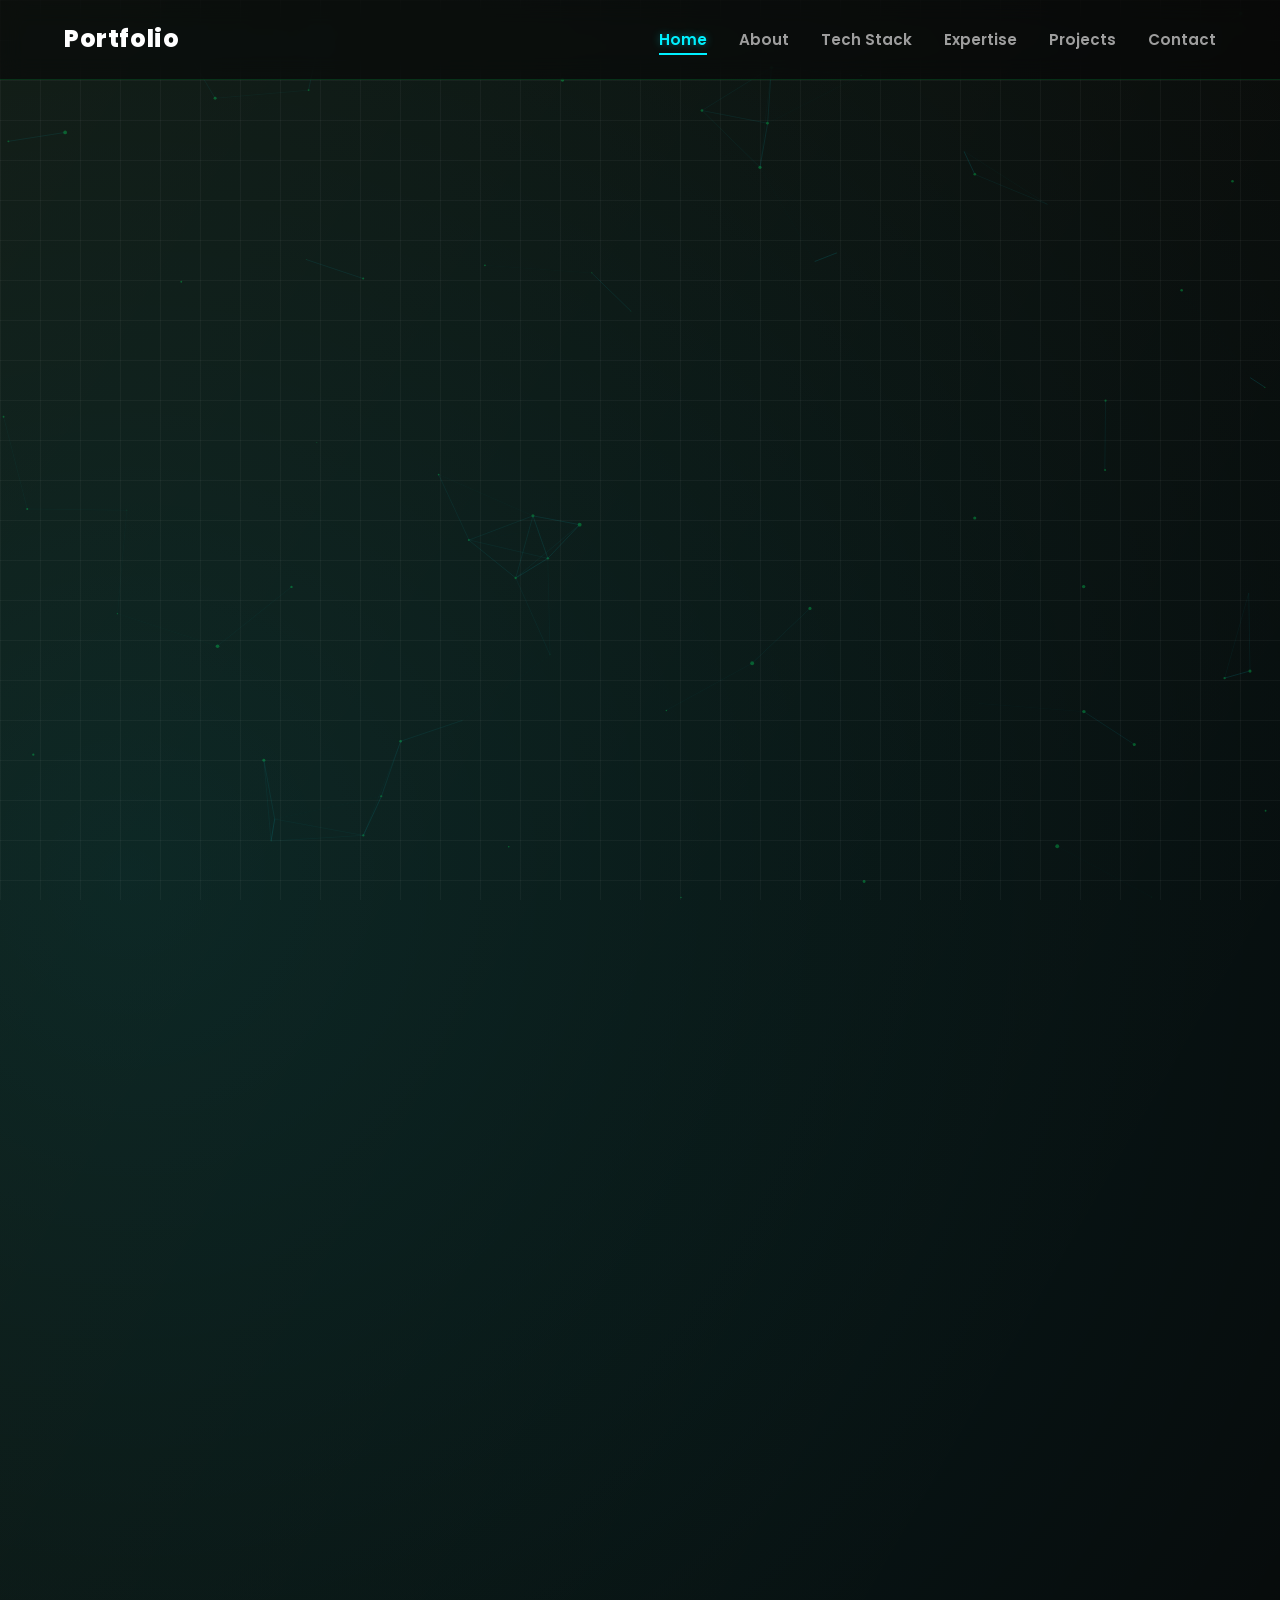
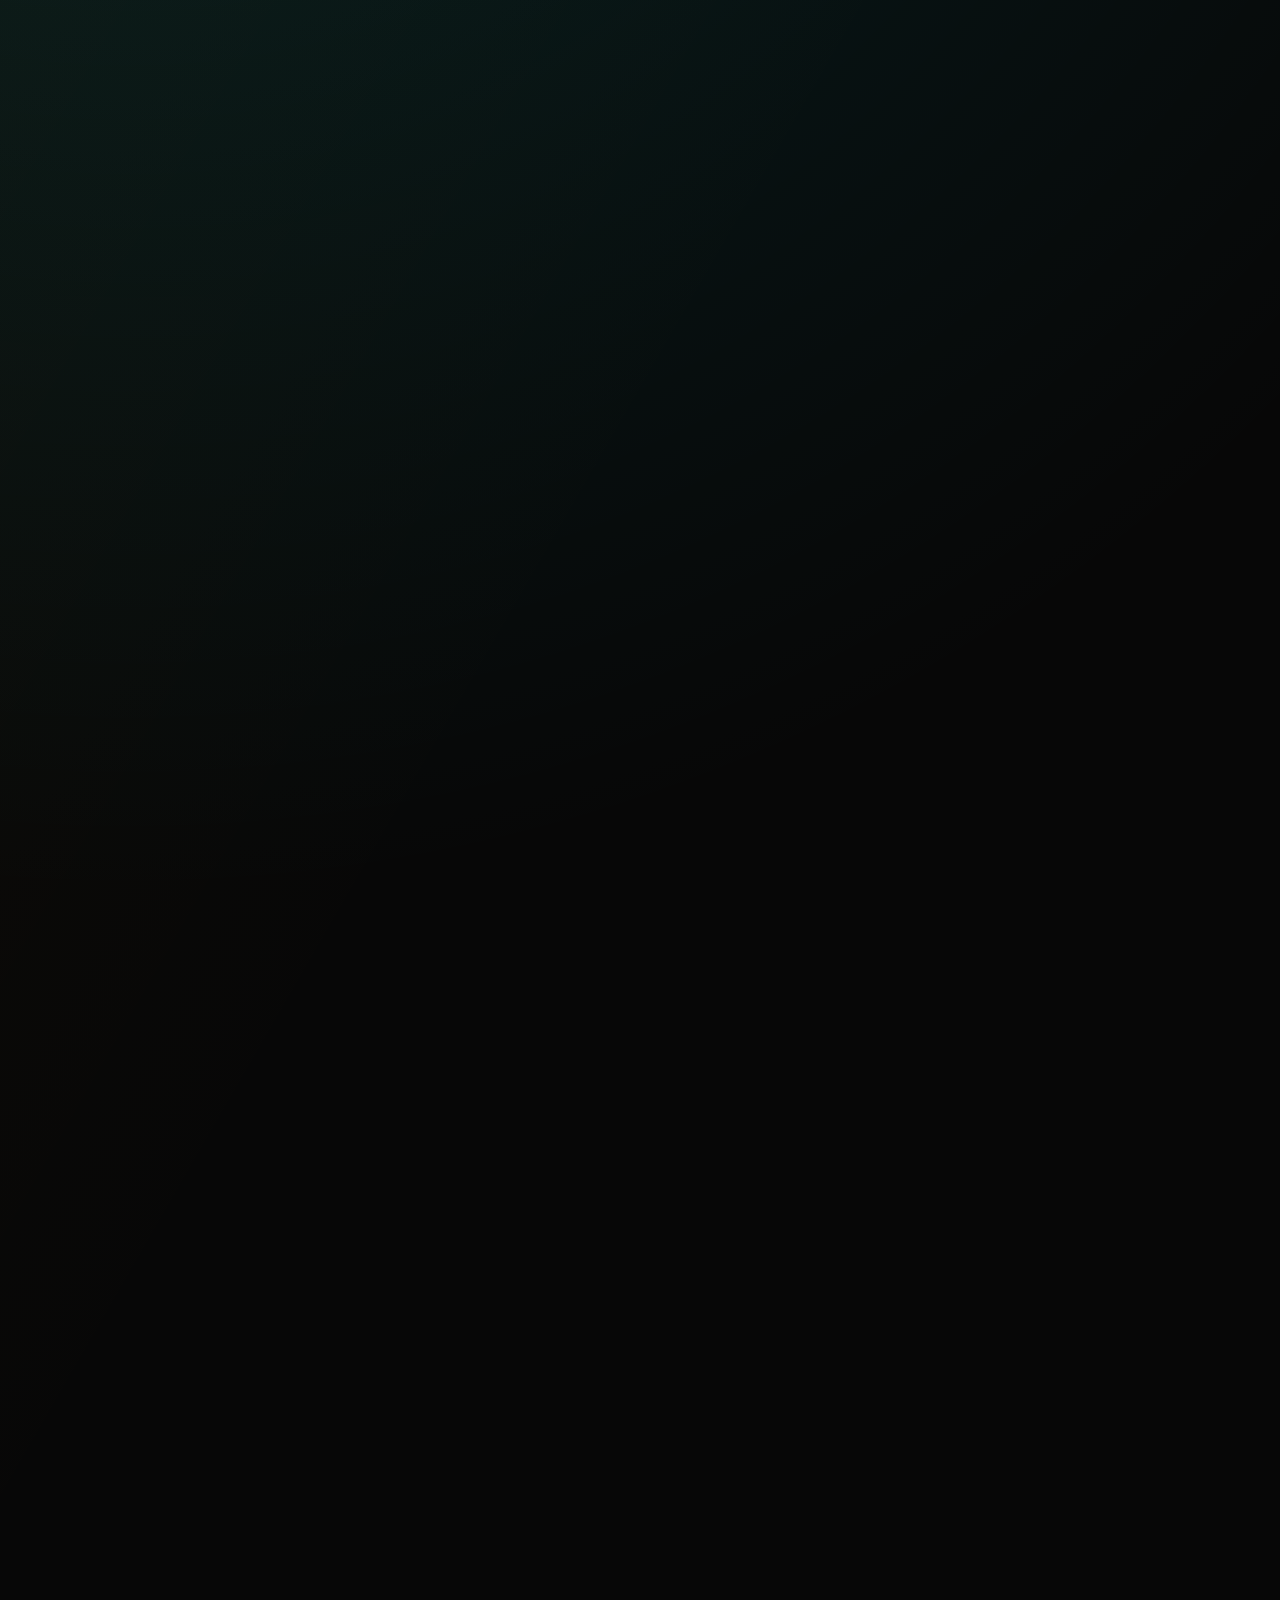
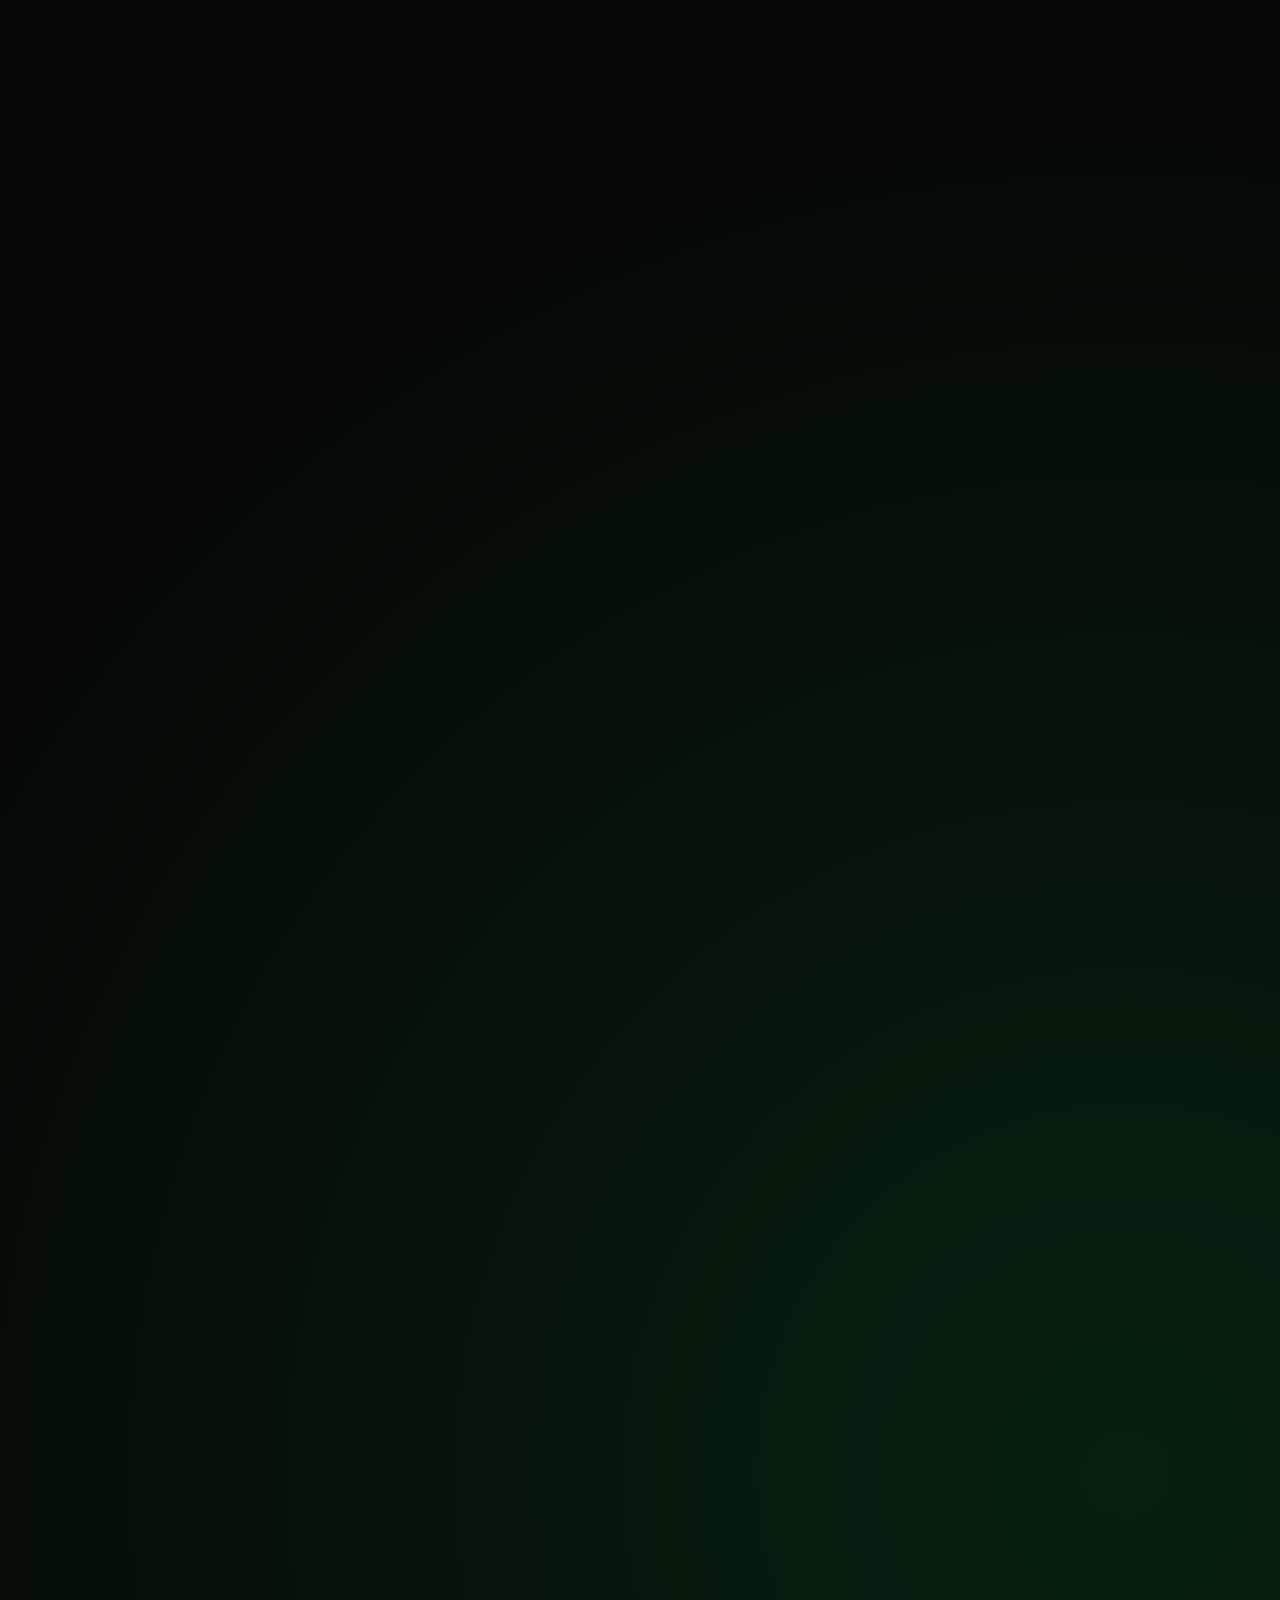
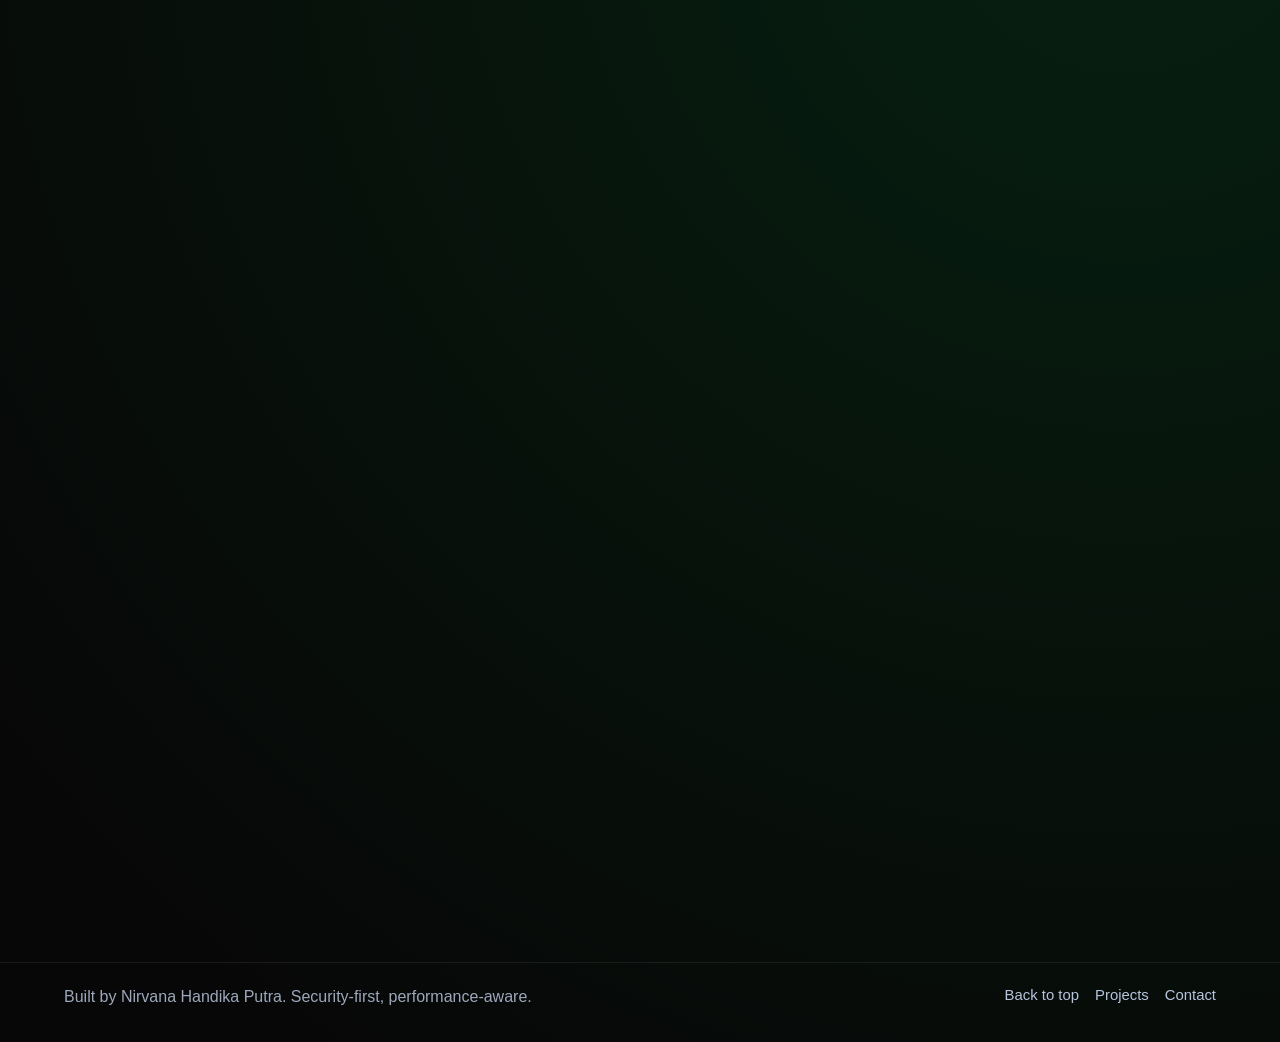
<file: index.html>
<!DOCTYPE html>
<html lang="en">
<head>
    <meta charset="UTF-8">
    <meta name="viewport" content="width=device-width, initial-scale=1.0">
     <meta http-equiv="refresh" content="0; URL='/home'" /> 
    <title>Portfolio</title>
</head>
<body>
    
</body>
</html>
</file>
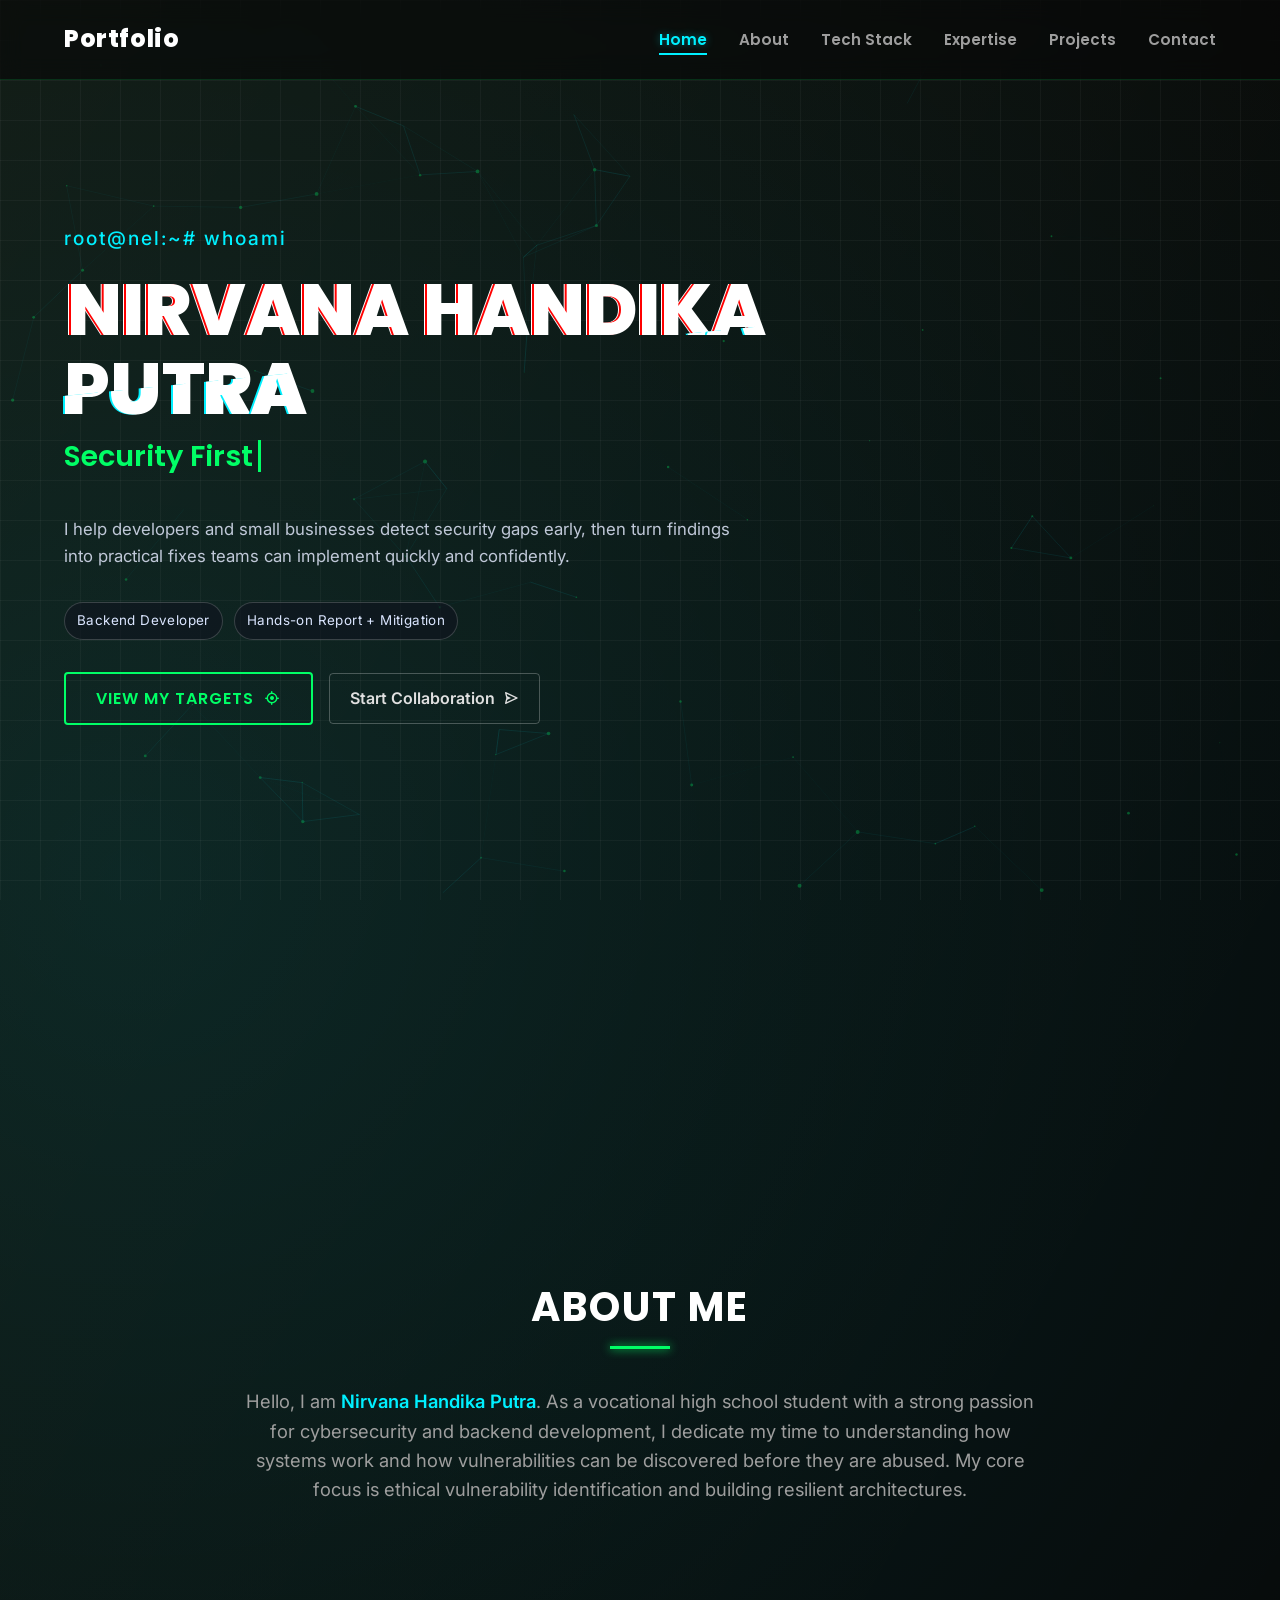
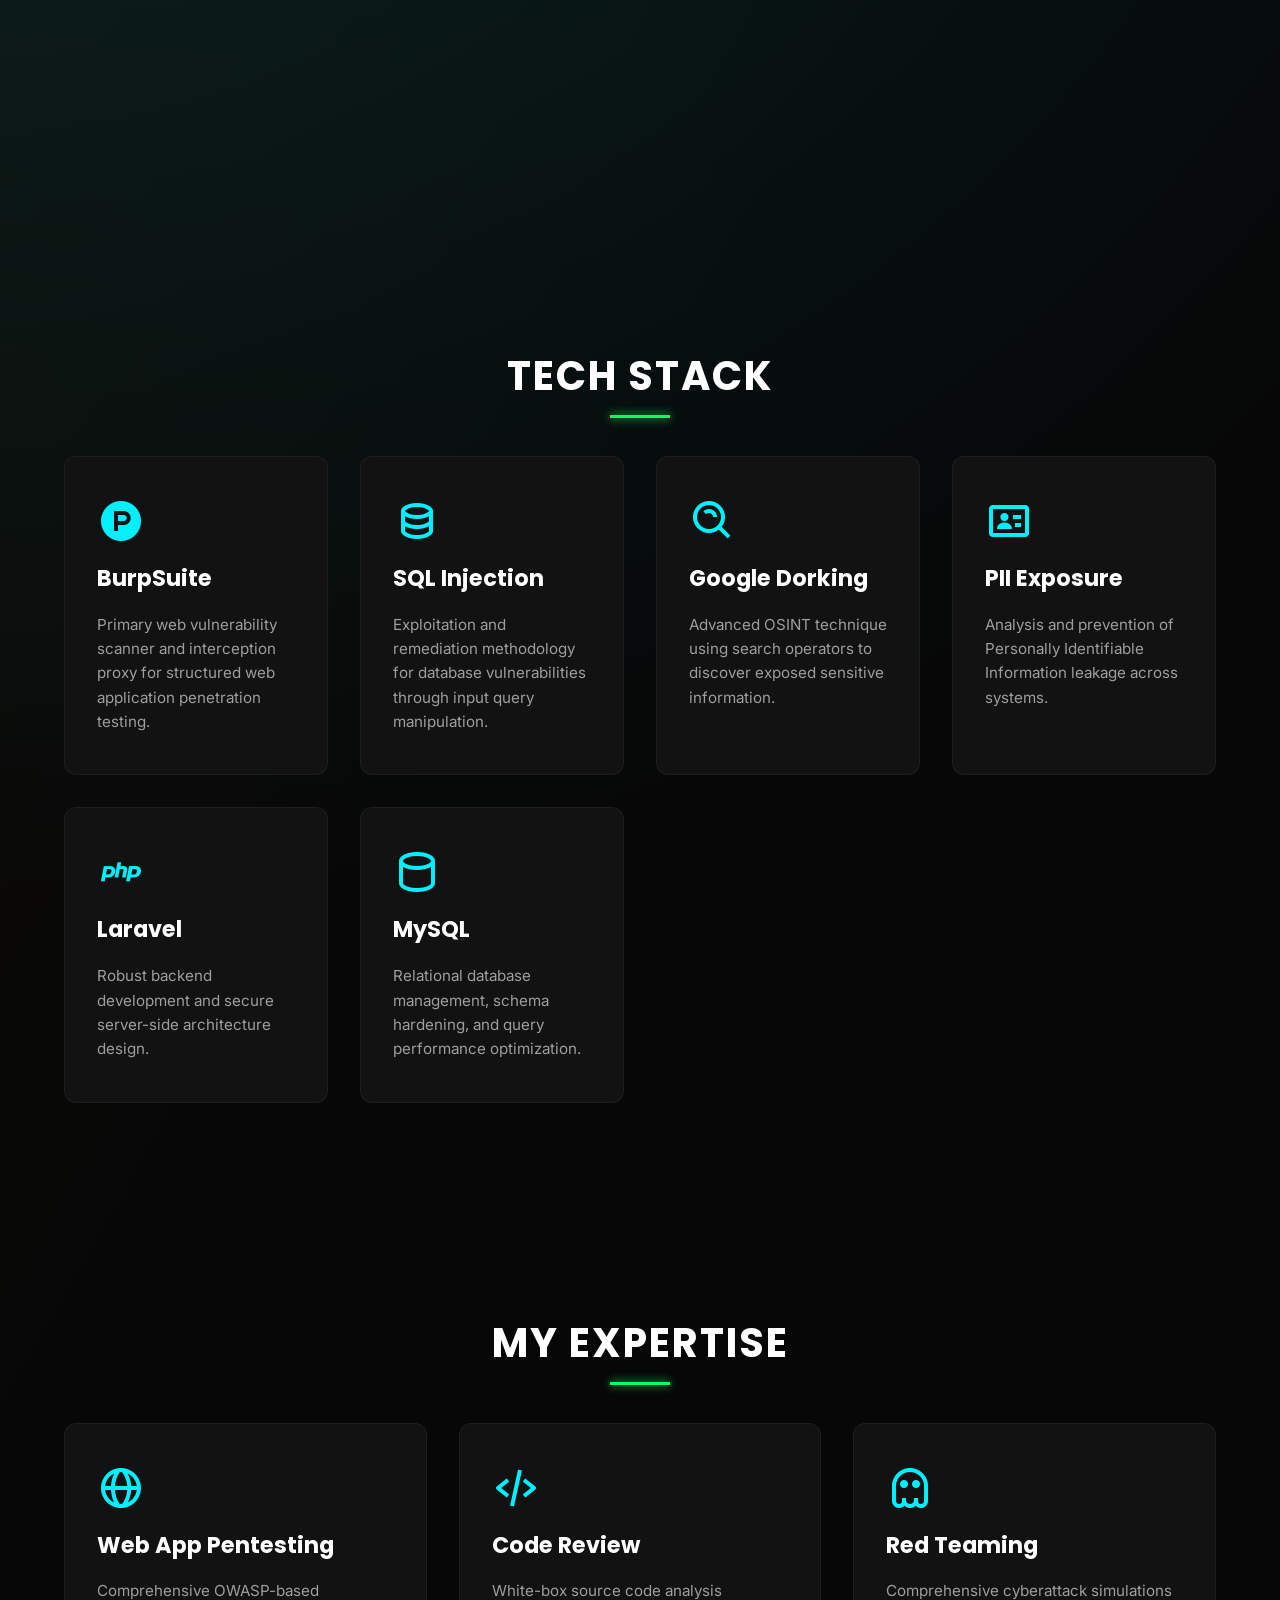
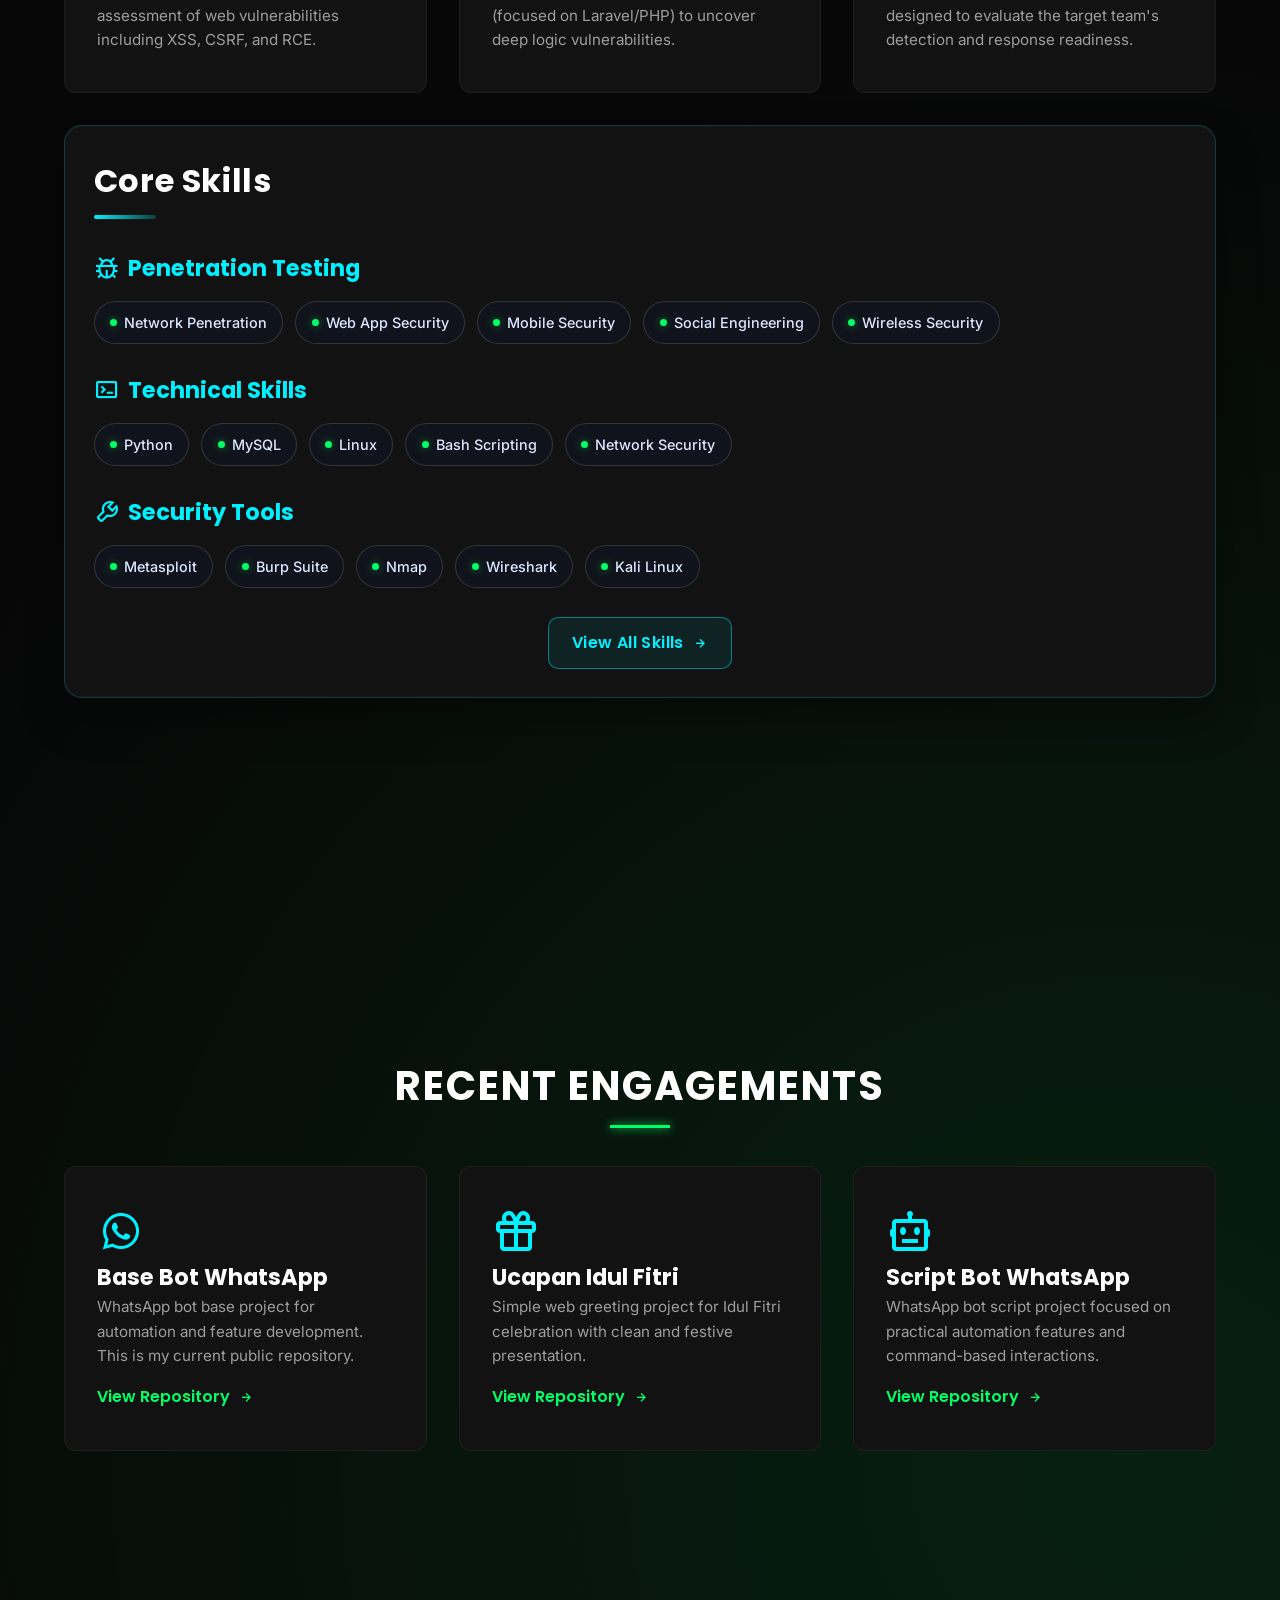
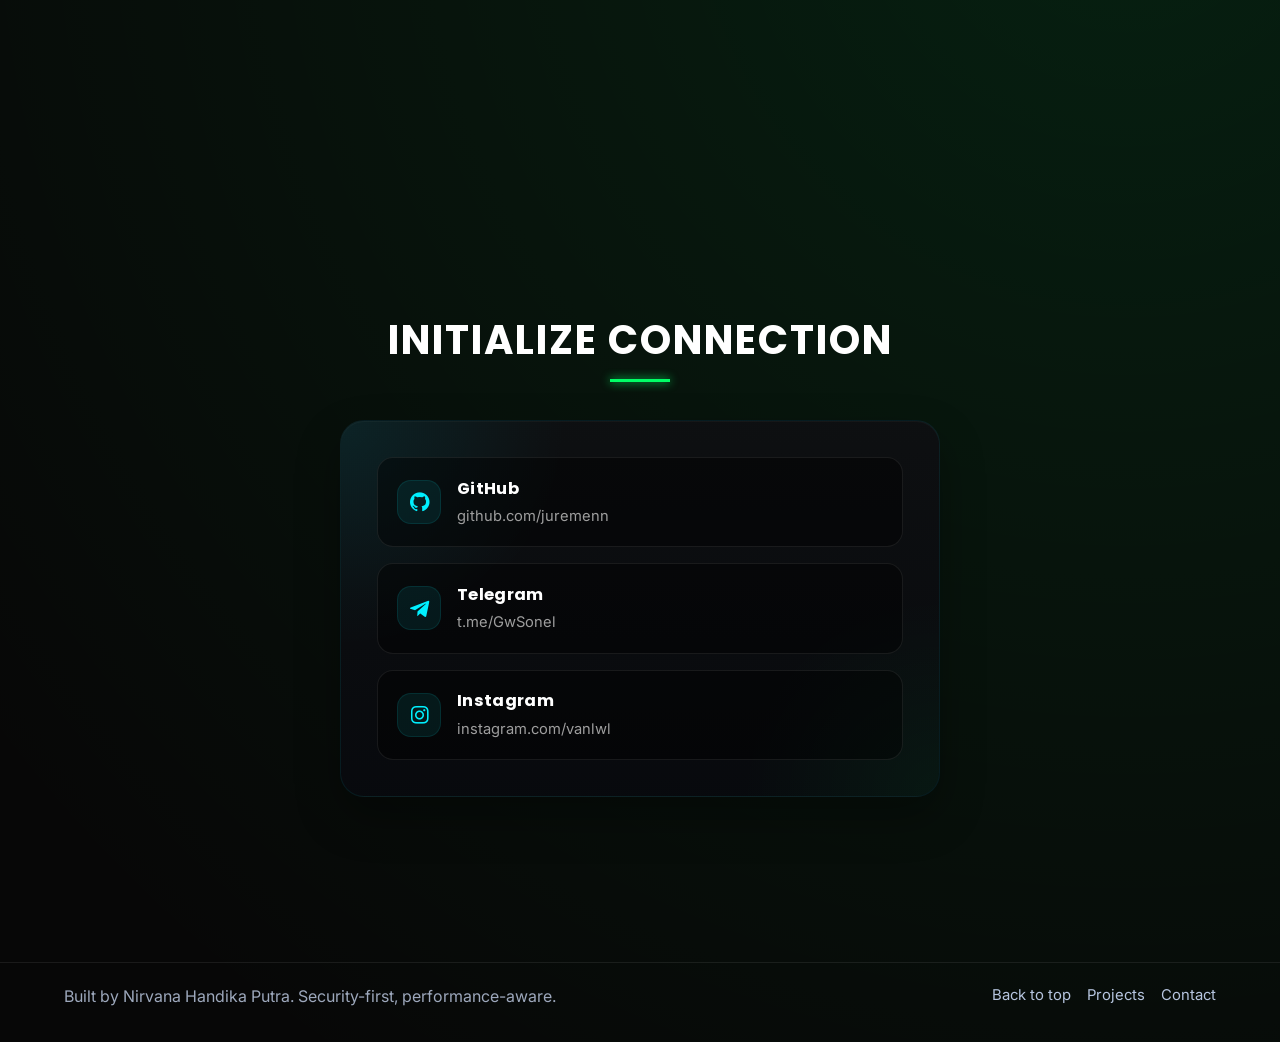
<file: home/index.html>
﻿<!DOCTYPE html>
<html lang="en">
<head>
    <meta charset="UTF-8">
    <meta name="viewport" content="width=device-width, initial-scale=1.0">
    <title>Portfolio</title>
    
    <link rel="preconnect" href="https://fonts.googleapis.com">
    <link rel="preconnect" href="https://fonts.gstatic.com" crossorigin>
    <link href="https://fonts.googleapis.com/css2?family=Inter:wght@400;500;600;700&family=Poppins:wght@500;600;700;800&display=swap" rel="stylesheet">
    
    <link href='https://unpkg.com/boxicons@2.1.4/css/boxicons.min.css' rel='stylesheet'>

        <link rel="stylesheet" href="./css/style.css">
</head>
<body>

    <canvas id="particle-canvas"></canvas>

    <header>
        <a href="#home" class="logo" data-target="home">Portfolio</a>
        <nav>
            <ul id="nav-menu">
                <li><a href="#home" data-target="home" class="active">Home</a></li>
                <li><a href="#about" data-target="about">About</a></li>
                <li><a href="#tech" data-target="tech">Tech Stack</a></li>
                <li><a href="#expertise" data-target="expertise">Expertise</a></li>
                <li><a href="#projects" data-target="projects">Projects</a></li>
                <li><a href="#contact" data-target="contact">Contact</a></li>
            </ul>
        </nav>
        <div class="menu-toggle" id="mobile-menu">
            <span class="bar"></span><span class="bar"></span><span class="bar"></span>
        </div>
    </header>

    <section id="home">
        <div class="reveal hero-shell">
            <div class="hero-greeting">root@nel:~# whoami</div>
            <div class="glitch-wrapper">
                <h1 class="glitch" data-text="Nirvana Handika Putra">Nirvana Handika Putra</h1>
            </div>
            <div class="typing-container">
                <span class="typing"></span><span class="cursor"></span>
            </div>
            <p class="hero-description">I help developers and small businesses detect security gaps early, then turn findings into practical fixes teams can implement quickly and confidently.</p>
            <div class="hero-tags">
                <span class="hero-tag">Backend Developer</span>
                <span class="hero-tag">Hands-on Report + Mitigation</span>
            </div>
            <div class="hero-actions">
                <a href="#projects" class="cta-btn" data-target="projects">
                    View My Targets <i class='bx bx-target-lock'></i>
                </a>
                <a href="#contact" class="ghost-btn" data-target="contact">
                    Start Collaboration <i class='bx bx-send'></i>
                </a>
            </div>
        </div>
    </section>

    <section id="about">
        <h2 class="section-title reveal">About Me</h2>
        <div class="about-content reveal">
            <p>Hello, I am <span>Nirvana Handika Putra</span>. As a vocational high school student with a strong passion for cybersecurity and backend development, I dedicate my time to understanding how systems work and how vulnerabilities can be discovered before they are abused. My core focus is ethical vulnerability identification and building resilient architectures.</p>
        </div>
    </section>

    <section id="tech">
        <h2 class="section-title reveal">Tech Stack</h2>
        <div class="grid-container tech-grid">
            <div class="card reveal tilt-card">
                <i class='bx bxl-product-hunt card-icon'></i>
                <h3>BurpSuite</h3>
                <p>Primary web vulnerability scanner and interception proxy for structured web application penetration testing.</p>
            </div>
            <div class="card reveal tilt-card">
                <i class='bx bx-data card-icon'></i>
                <h3>SQL Injection</h3>
                <p>Exploitation and remediation methodology for database vulnerabilities through input query manipulation.</p>
            </div>
            <div class="card reveal tilt-card">
                <i class='bx bx-search-alt card-icon'></i>
                <h3>Google Dorking</h3>
                <p>Advanced OSINT technique using search operators to discover exposed sensitive information.</p>
            </div>
            <div class="card reveal tilt-card">
                <i class='bx bx-id-card card-icon'></i>
                <h3>PII Exposure</h3>
                <p>Analysis and prevention of Personally Identifiable Information leakage across systems.</p>
            </div>
            <div class="card reveal tilt-card">
                <i class='bx bxl-php card-icon'></i>
                <h3>Laravel</h3>
                <p>Robust backend development and secure server-side architecture design.</p>
            </div>
            <div class="card reveal tilt-card">
                <i class='bx bx-cylinder card-icon'></i>
                <h3>MySQL</h3>
                <p>Relational database management, schema hardening, and query performance optimization.</p>
            </div>
        </div>
    </section>

    <section id="expertise">
        <h2 class="section-title reveal">My Expertise</h2>
        <div class="grid-container">
            <div class="card reveal tilt-card">
                <i class='bx bx-globe card-icon'></i>
                <h3>Web App Pentesting</h3>
                <p>Comprehensive OWASP-based assessment of web vulnerabilities including XSS, CSRF, and RCE.</p>
            </div>
            <div class="card reveal tilt-card">
                <i class='bx bx-code-alt card-icon'></i>
                <h3>Code Review</h3>
                <p>White-box source code analysis (focused on Laravel/PHP) to uncover deep logic vulnerabilities.</p>
            </div>
            <div class="card reveal tilt-card">
                <i class='bx bx-ghost card-icon'></i>
                <h3>Red Teaming</h3>
                <p>Comprehensive cyberattack simulations designed to evaluate the target team's detection and response readiness.</p>
            </div>
        </div>
        <div class="expertise-skills-shell reveal">
            <h3 class="expertise-skills-title">Core Skills</h3>
            <div class="expertise-skill-groups">
                <div class="expertise-skill-group">
                    <h4 class="expertise-skill-group-title"><i class='bx bx-bug'></i> Penetration Testing</h4>
                    <ul class="expertise-skill-list" aria-label="Penetration testing skills">
                        <li class="expertise-skill-item">Network Penetration</li>
                        <li class="expertise-skill-item">Web App Security</li>
                        <li class="expertise-skill-item">Mobile Security</li>
                        <li class="expertise-skill-item">Social Engineering</li>
                        <li class="expertise-skill-item">Wireless Security</li>
                    </ul>
                </div>
                <div class="expertise-skill-group">
                    <h4 class="expertise-skill-group-title"><i class='bx bx-terminal'></i> Technical Skills</h4>
                    <ul class="expertise-skill-list" aria-label="Technical skills">
                        <li class="expertise-skill-item">Python</li>
                        <li class="expertise-skill-item">MySQL</li>
                        <li class="expertise-skill-item">Linux</li>
                        <li class="expertise-skill-item">Bash Scripting</li>
                        <li class="expertise-skill-item">Network Security</li>
                    </ul>
                </div>
                <div class="expertise-skill-group">
                    <h4 class="expertise-skill-group-title"><i class='bx bx-wrench'></i> Security Tools</h4>
                    <ul class="expertise-skill-list" aria-label="Security tools">
                        <li class="expertise-skill-item">Metasploit</li>
                        <li class="expertise-skill-item">Burp Suite</li>
                        <li class="expertise-skill-item">Nmap</li>
                        <li class="expertise-skill-item">Wireshark</li>
                        <li class="expertise-skill-item">Kali Linux</li>
                    </ul>
                </div>
            </div>
            <div class="expertise-skills-actions">
                <a class="expertise-skills-link" href="/skills">View All Skills <i class='bx bx-right-arrow-alt'></i></a>
            </div>
        </div>
    </section>

    <section id="projects">
        <h2 class="section-title reveal">Recent Engagements</h2>
        <div class="grid-container">
            <div class="card reveal tilt-card project-card">
                <div>
                    <i class='bx bxl-whatsapp card-icon'></i>
                    <h3>Base Bot WhatsApp</h3>
                    <p>WhatsApp bot base project for automation and feature development. This is my current public repository.</p>
                </div>
                <a href="https://github.com/juremenn/BaseBotWhatsApp" class="project-link" target="_blank" rel="noopener noreferrer">View Repository <i class='bx bx-right-arrow-alt'></i></a>
            </div>
            <div class="card reveal tilt-card project-card">
                <div>
                    <i class='bx bx-gift card-icon'></i>
                    <h3>Ucapan Idul Fitri</h3>
                    <p>Simple web greeting project for Idul Fitri celebration with clean and festive presentation.</p>
                </div>
                <a href="https://github.com/sonelstore/idul-fitri" class="project-link" target="_blank" rel="noopener noreferrer">View Repository <i class='bx bx-right-arrow-alt'></i></a>
            </div>
            <div class="card reveal tilt-card project-card">
                <div>
                    <i class='bx bx-bot card-icon'></i>
                    <h3>Script Bot WhatsApp</h3>
                    <p>WhatsApp bot script project focused on practical automation features and command-based interactions.</p>
                </div>
                <a href="https://github.com/sonelstore/sc-sonel" class="project-link" target="_blank" rel="noopener noreferrer">View Repository <i class='bx bx-right-arrow-alt'></i></a>
            </div>
        </div>
    </section>

    <section id="contact">
        <h2 class="section-title reveal contact-title">Initialize Connection</h2>
        <div class="contact-container reveal">
            <ul class="social-links" aria-label="Social contact links">
                <li>
                    <a class="social-card" href="https://github.com/juremenn" target="_blank" rel="noopener noreferrer" aria-label="Open GitHub profile">
                        <i class='bx bxl-github social-icon' aria-hidden="true"></i>
                        <span class="social-copy">
                            <span class="social-name">GitHub</span>
                            <span class="social-url">github.com/juremenn</span>
                        </span>
                    </a>
                </li>
                <li>
                    <a class="social-card" href="https://t.me/GwSonel" target="_blank" rel="noopener noreferrer" aria-label="Open Telegram profile">
                        <i class='bx bxl-telegram social-icon' aria-hidden="true"></i>
                        <span class="social-copy">
                            <span class="social-name">Telegram</span>
                            <span class="social-url">t.me/GwSonel</span>
                        </span>
                    </a>
                </li>
                <li>
                    <a class="social-card" href="https://instagram.com/vanlwl" target="_blank" rel="noopener noreferrer" aria-label="Open Instagram profile">
                        <i class='bx bxl-instagram social-icon' aria-hidden="true"></i>
                        <span class="social-copy">
                            <span class="social-name">Instagram</span>
                            <span class="social-url">instagram.com/vanlwl</span>
                        </span>
                    </a>
                </li>
            </ul>
        </div>
    </section>

    <footer>
        <p>Built by Nirvana Handika Putra. Security-first, performance-aware.</p>
        <div class="footer-links">
            <a href="#home" data-target="home">Back to top</a>
            <a href="#projects" data-target="projects">Projects</a>
            <a href="#contact" data-target="contact">Contact</a>
        </div>
    </footer>

        <script src="./js/main.js"></script>
</body>
</html>
</file>
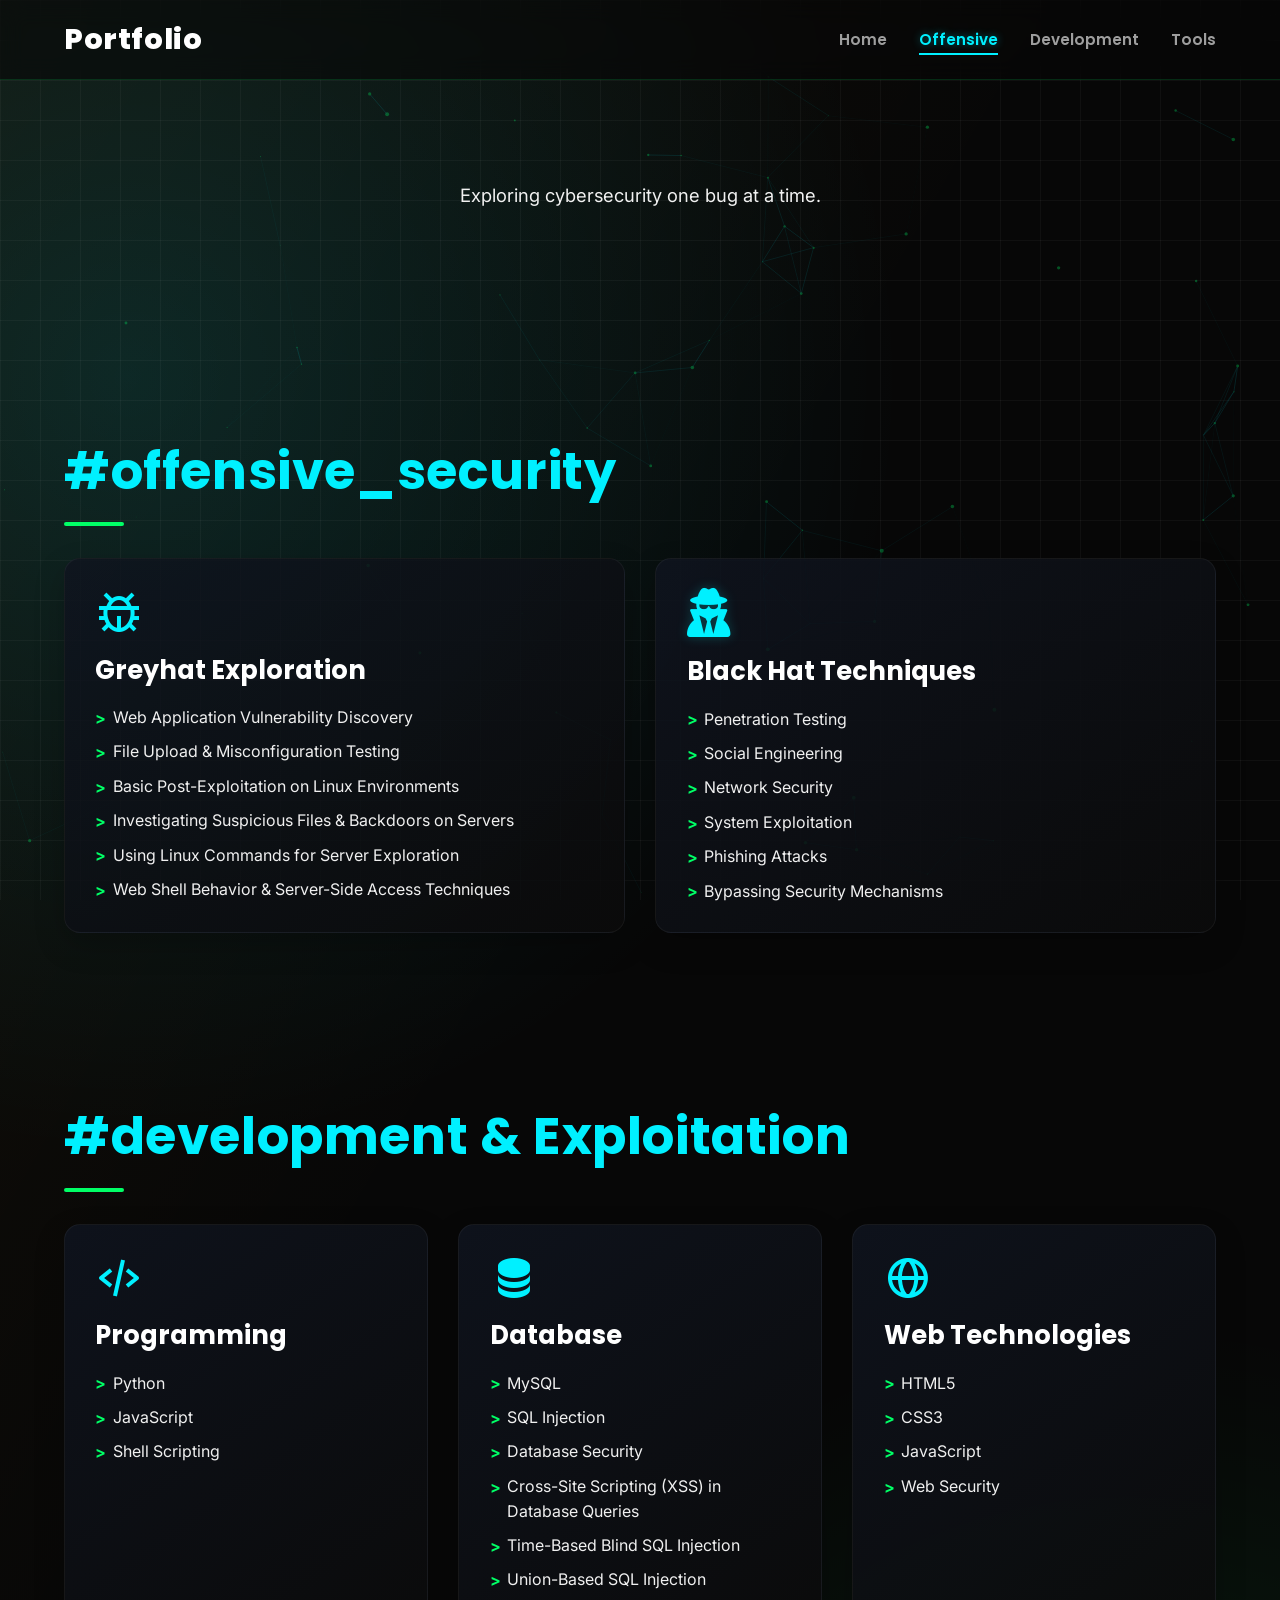
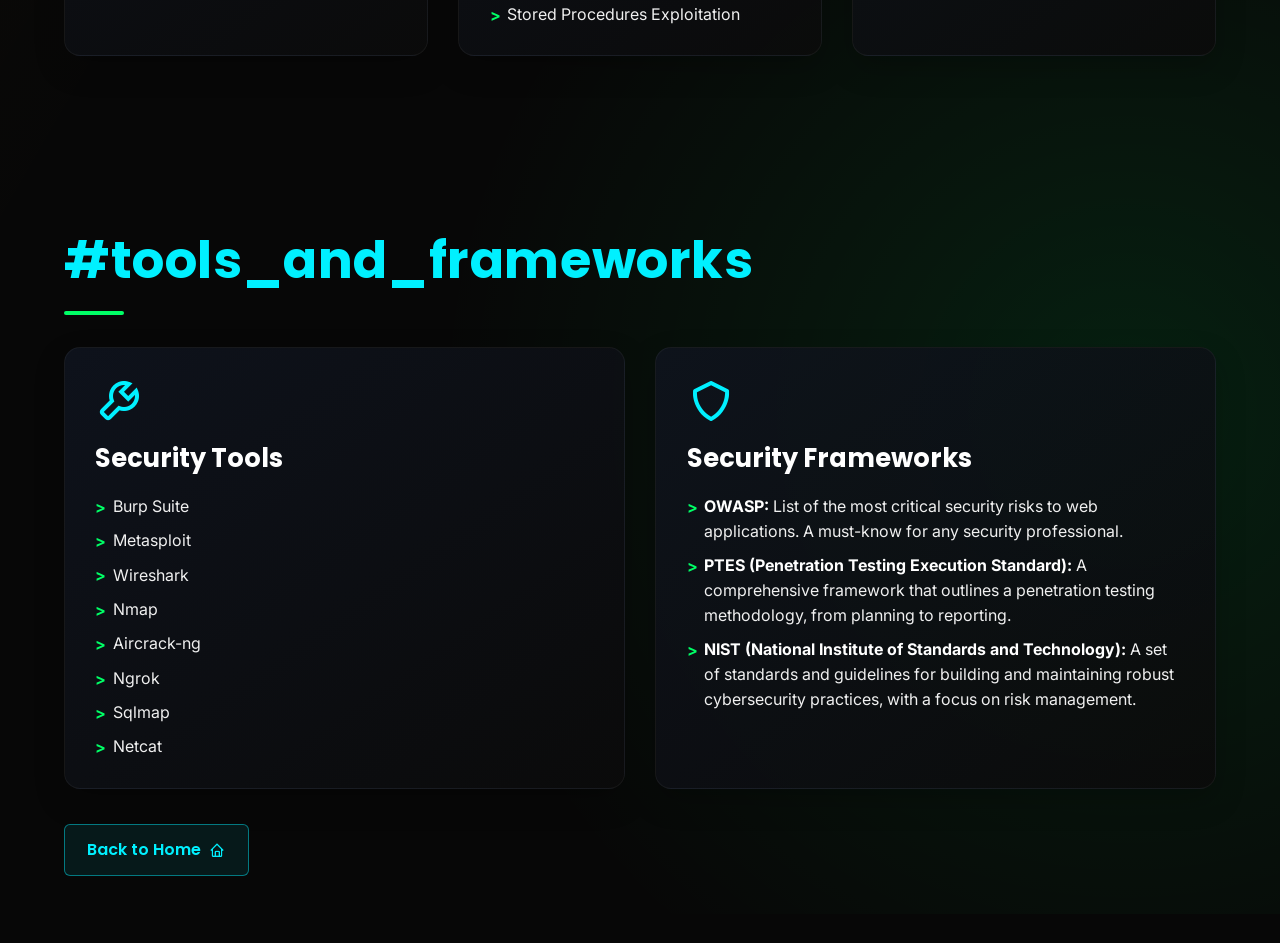
<file: skills/index.html>
<!DOCTYPE html>
<html lang="en">
<head>
    <meta charset="UTF-8">
    <meta name="viewport" content="width=device-width, initial-scale=1.0">
    <title>All Skills - Portfolio</title>

    <link rel="preconnect" href="https://fonts.googleapis.com">
    <link rel="preconnect" href="https://fonts.gstatic.com" crossorigin>
    <link href="https://fonts.googleapis.com/css2?family=Inter:wght@400;500;600;700&family=Poppins:wght@500;600;700;800&display=swap" rel="stylesheet">
    <link href='https://unpkg.com/boxicons@2.1.4/css/boxicons.min.css' rel='stylesheet'>
    <link rel="stylesheet" href="https://cdnjs.cloudflare.com/ajax/libs/font-awesome/6.5.2/css/all.min.css">

    <link rel="stylesheet" href="./css/style.css">
</head>
<body>
    <canvas id="particle-canvas"></canvas>

    <header>
        <a href="/home" class="logo">Portfolio</a>
        <nav>
            <ul id="nav-menu">
                <li><a href="/home" data-target="home">Home</a></li>
                <li><a href="#offensive" data-target="offensive" class="active">Offensive</a></li>
                <li><a href="#development" data-target="development">Development</a></li>
                <li><a href="#tools" data-target="tools">Tools</a></li>
            </ul>
        </nav>
        <div class="menu-toggle" id="mobile-menu">
            <span class="bar"></span><span class="bar"></span><span class="bar"></span>
        </div>
    </header>

    <section class="hero-head" id="top">
        <p class="hero-caption reveal">Exploring cybersecurity one bug at a time.</p>
    </section>

    <section id="offensive" class="skills-block reveal">
        <h2 class="terminal-title">#offensive_security</h2>
        <div class="cards-grid two-cols">
            <article class="skill-card">
                <i class='bx bx-bug skill-card-icon'></i>
                <h3>Greyhat Exploration</h3>
                <ul>
                    <li>Web Application Vulnerability Discovery</li>
                    <li>File Upload & Misconfiguration Testing</li>
                    <li>Basic Post-Exploitation on Linux Environments</li>
                    <li>Investigating Suspicious Files & Backdoors on Servers</li>
                    <li>Using Linux Commands for Server Exploration</li>
                    <li>Web Shell Behavior & Server-Side Access Techniques</li>
                </ul>
            </article>

            <article class="skill-card">
                <i class="fa-solid fa-user-secret blackhat-logo-fa" aria-hidden="true"></i>
                <h3>Black Hat Techniques</h3>
                <ul>
                    <li>Penetration Testing</li>
                    <li>Social Engineering</li>
                    <li>Network Security</li>
                    <li>System Exploitation</li>
                    <li>Phishing Attacks</li>
                    <li>Bypassing Security Mechanisms</li>
                </ul>
            </article>
        </div>
    </section>

    <section id="development" class="skills-block reveal">
        <h2 class="terminal-title">#development & Exploitation</h2>
        <div class="cards-grid three-cols">
            <article class="skill-card">
                <i class='bx bx-code-alt skill-card-icon'></i>
                <h3>Programming</h3>
                <ul>
                    <li>Python</li>
                    <li>JavaScript</li>
                    <li>Shell Scripting</li>
                </ul>
            </article>

            <article class="skill-card">
                <i class='bx bxs-data skill-card-icon'></i>
                <h3>Database</h3>
                <ul>
                    <li>MySQL</li>
                    <li>SQL Injection</li>
                    <li>Database Security</li>
                    <li>Cross-Site Scripting (XSS) in Database Queries</li>
                    <li>Time-Based Blind SQL Injection</li>
                    <li>Union-Based SQL Injection</li>
                    <li>Stored Procedures Exploitation</li>
                </ul>
            </article>

            <article class="skill-card">
                <i class='bx bx-globe skill-card-icon'></i>
                <h3>Web Technologies</h3>
                <ul>
                    <li>HTML5</li>
                    <li>CSS3</li>
                    <li>JavaScript</li>
                    <li>Web Security</li>
                </ul>
            </article>
        </div>
    </section>

    <section id="tools" class="skills-block reveal">
        <h2 class="terminal-title">#tools_and_frameworks</h2>
        <div class="cards-grid two-cols">
            <article class="skill-card">
                <i class='bx bx-wrench skill-card-icon'></i>
                <h3>Security Tools</h3>
                <ul>
                    <li>Burp Suite</li>
                    <li>Metasploit</li>
                    <li>Wireshark</li>
                    <li>Nmap</li>
                    <li>Aircrack-ng</li>
                    <li>Ngrok</li>
                    <li>Sqlmap</li>
                    <li>Netcat</li>
                </ul>
            </article>

            <article class="skill-card">
                <i class='bx bx-shield skill-card-icon'></i>
                <h3>Security Frameworks</h3>
                <ul>
                    <li><strong>OWASP:</strong> List of the most critical security risks to web applications. A must-know for any security professional.</li>
                    <li><strong>PTES (Penetration Testing Execution Standard):</strong> A comprehensive framework that outlines a penetration testing methodology, from planning to reporting.</li>
                    <li><strong>NIST (National Institute of Standards and Technology):</strong> A set of standards and guidelines for building and maintaining robust cybersecurity practices, with a focus on risk management.</li>
                </ul>
            </article>
        </div>

        <div class="skills-actions reveal">
            <a class="back-btn" href="/home">Back to Home <i class='bx bx-home'></i></a>
        </div>
    </section>

    <script src="./js/main.js"></script>
</body>
</html>
</file>
<file: home/css/style.css>
/* === VARIABLES & BASE === */
        :root {
            --bg-dark: #070707;
            --bg-card: #121212;
            --bg-soft: #101520;
            --neon-green: #00ff66;
            --neon-cyan: #00f0ff;
            --neon-orange: #ffb020;
            --text-main: #e0e0e0;
            --text-muted: #9e9e9e;
            --font-heading: 'Poppins', sans-serif;
            --font-body: 'Inter', sans-serif;
            --nav-height: 80px;
            --grid-line: rgba(255, 255, 255, 0.04);
        }

        * {
            margin: 0;
            padding: 0;
            box-sizing: border-box;
            scroll-behavior: auto; /* Handled by JS to preserve offset */
        }

        body {
            background-color: var(--bg-dark);
            color: var(--text-main);
            font-family: var(--font-body);
            overflow-x: hidden;
            line-height: 1.6;
            background-image:
                radial-gradient(circle at 10% 15%, rgba(0, 240, 255, 0.12), transparent 32%),
                radial-gradient(circle at 88% 80%, rgba(0, 255, 102, 0.1), transparent 30%),
                linear-gradient(120deg, rgba(255, 176, 32, 0.05), transparent 40%);
        }

        body::before {
            content: '';
            position: fixed;
            inset: 0;
            pointer-events: none;
            background-image:
                linear-gradient(var(--grid-line) 1px, transparent 1px),
                linear-gradient(90deg, var(--grid-line) 1px, transparent 1px);
            background-size: 40px 40px;
            z-index: -2;
        }

        /* === SCROLLBAR STYLING === */
        html {
            scrollbar-width: auto;
            scrollbar-color: rgba(198, 206, 222, 0.95) rgba(8, 11, 18, 0.95);
        }

        ::-webkit-scrollbar {
            width: 14px;
            height: 14px;
        }

        ::-webkit-scrollbar-track {
            background: linear-gradient(180deg, rgba(10, 14, 24, 0.98), rgba(7, 10, 18, 0.98));
            border-left: 1px solid rgba(255, 255, 255, 0.08);
        }

        ::-webkit-scrollbar-thumb {
            background: linear-gradient(180deg, rgba(224, 230, 242, 0.92), rgba(168, 177, 195, 0.92));
            border-radius: 999px;
            border: 3px solid rgba(8, 11, 18, 0.95);
            box-shadow: inset 0 1px 1px rgba(255, 255, 255, 0.35), 0 0 0 1px rgba(255, 255, 255, 0.06);
            transition: background 0.25s ease, box-shadow 0.25s ease, border-color 0.25s ease;
        }

        ::-webkit-scrollbar-thumb:hover {
            background: linear-gradient(180deg, rgba(240, 245, 255, 0.96), rgba(182, 193, 214, 0.96));
            border-color: rgba(7, 10, 18, 1);
            box-shadow: inset 0 1px 1px rgba(255, 255, 255, 0.5), 0 0 12px rgba(180, 195, 220, 0.24);
        }

        ::-webkit-scrollbar-corner {
            background: rgba(8, 11, 18, 0.95);
        }

        h1, h2, h3, h4, h5, h6 {
            font-family: var(--font-heading);
        }

        /* === DYNAMIC BACKGROUND === */
        canvas#particle-canvas {
            position: fixed;
            top: 0;
            left: 0;
            width: 100vw;
            height: 100vh;
            z-index: -1;
            pointer-events: none;
            opacity: 0.3;
        }

        /* === NAVBAR === */
        header {
            position: fixed;
            top: 0;
            width: 100%;
            height: var(--nav-height);
            background: rgba(7, 7, 7, 0.6);
            backdrop-filter: blur(12px);
            -webkit-backdrop-filter: blur(12px);
            border-bottom: 1px solid rgba(0, 255, 102, 0.15);
            z-index: 1000;
            display: flex;
            justify-content: space-between;
            align-items: center;
            padding: 0 5%;
            transition: all 0.3s ease;
        }

        .logo {
            font-family: var(--font-heading);
            font-weight: 800;
            font-size: 1.5rem;
            color: #fff;
            text-decoration: none;
            letter-spacing: 0.6px;
        }

        .logo span {
            color: var(--neon-green);
        }

        nav ul {
            list-style: none;
            display: flex;
            gap: 2rem;
        }

        nav a {
            color: var(--text-muted);
            text-decoration: none;
            font-family: var(--font-heading);
            font-weight: 600;
            font-size: 0.95rem;
            transition: color 0.3s ease, text-shadow 0.3s ease;
            position: relative;
        }

        nav a:hover, nav a.active {
            color: var(--neon-cyan);
            text-shadow: 0 0 8px rgba(0, 240, 255, 0.4);
        }

        nav a::after {
            content: '';
            position: absolute;
            bottom: -5px;
            left: 0;
            width: 0;
            height: 2px;
            background: var(--neon-cyan);
            transition: width 0.3s ease;
        }

        nav a:hover::after, nav a.active::after {
            width: 100%;
        }

        .menu-toggle {
            display: none;
            cursor: pointer;
            flex-direction: column;
            gap: 5px;
        }

        .menu-toggle span {
            display: block;
            width: 25px;
            height: 3px;
            background: var(--neon-green);
            transition: 0.3s;
        }

        /* === LAYOUT & SECTIONS === */
        section {
            min-height: 100vh;
            padding: calc(var(--nav-height) + 4rem) 5% 4rem;
            display: flex;
            flex-direction: column;
            justify-content: center;
        }

        .section-title {
            font-size: 2.5rem;
            font-weight: 700;
            margin-bottom: 3rem;
            text-align: center;
            color: #fff;
            position: relative;
            align-self: center;
            text-transform: uppercase;
            letter-spacing: 2px;
        }

        .section-title::after {
            content: '';
            position: absolute;
            bottom: -10px;
            left: 50%;
            transform: translateX(-50%);
            width: 60px;
            height: 3px;
            background: var(--neon-green);
            box-shadow: 0 0 10px var(--neon-green);
        }

        /* === HERO SECTION === */
        #home {
            align-items: flex-start;
        }

        .hero-shell {
            max-width: 950px;
            width: 100%;
        }

        .hero-greeting {
            color: var(--neon-cyan);
            font-weight: 500;
            font-size: 1.2rem;
            margin-bottom: 1rem;
            letter-spacing: 2px;
        }

        .glitch-wrapper {
            position: relative;
        }

        .glitch {
            font-size: 4.5rem;
            font-weight: 800;
            color: #fff;
            text-transform: uppercase;
            position: relative;
            line-height: 1.1;
            margin-bottom: 0.5rem;
        }

        .glitch::before, .glitch::after {
            content: attr(data-text);
            position: absolute;
            top: 0;
            left: 0;
            width: 100%;
            height: 100%;
            background: transparent;
        }

        .glitch::before {
            left: 3px;
            text-shadow: -2px 0 red;
            clip-path: polygon(0 0, 100% 0, 100% 45%, 0 45%);
            animation: glitch-anim 2.5s infinite linear alternate-reverse;
        }

        .glitch::after {
            left: -3px;
            text-shadow: -2px 0 var(--neon-cyan);
            clip-path: polygon(0 80%, 100% 20%, 100% 100%, 0 100%);
            animation: glitch-anim2 3s infinite linear alternate-reverse;
        }

        @keyframes glitch-anim {
            0% { clip-path: inset(20% 0 80% 0); }
            20% { clip-path: inset(60% 0 10% 0); }
            40% { clip-path: inset(40% 0 50% 0); }
            60% { clip-path: inset(80% 0 5% 0); }
            80% { clip-path: inset(10% 0 70% 0); }
            100% { clip-path: inset(30% 0 20% 0); }
        }

        @keyframes glitch-anim2 {
            0% { clip-path: inset(15% 0 55% 0); }
            20% { clip-path: inset(30% 0 20% 0); }
            40% { clip-path: inset(80% 0 5% 0); }
            60% { clip-path: inset(10% 0 60% 0); }
            80% { clip-path: inset(50% 0 30% 0); }
            100% { clip-path: inset(5% 0 80% 0); }
        }

        .typing-container {
            font-size: 1.8rem;
            font-family: var(--font-heading);
            font-weight: 600;
            color: var(--neon-green);
            height: 2.5rem;
            margin-bottom: 2.5rem;
            display: flex;
            align-items: center;
        }

        .cursor {
            display: inline-block;
            width: 3px;
            height: 2rem;
            background-color: var(--neon-green);
            margin-left: 5px;
            animation: blink 0.8s infinite;
        }

        @keyframes blink { 0%, 100% { opacity: 1; } 50% { opacity: 0; } }

        .cta-btn {
            display: inline-flex;
            align-items: center;
            gap: 10px;
            padding: 12px 30px;
            background: transparent;
            color: var(--neon-green);
            font-family: var(--font-heading);
            font-weight: 600;
            text-decoration: none;
            border: 2px solid var(--neon-green);
            border-radius: 4px;
            text-transform: uppercase;
            letter-spacing: 1px;
            transition: all 0.3s ease;
            position: relative;
            overflow: hidden;
            z-index: 1;
        }

        .cta-btn::before {
            content: '';
            position: absolute;
            top: 0;
            left: -100%;
            width: 100%;
            height: 100%;
            background: rgba(0, 255, 102, 0.15);
            transition: left 0.3s ease;
            z-index: -1;
        }

        .cta-btn:hover::before { left: 0; }
        .cta-btn:hover {
            box-shadow: 0 0 20px rgba(0, 255, 102, 0.4);
            text-shadow: 0 0 5px rgba(0, 255, 102, 0.5);
            transform: translateY(-3px);
        }

        .hero-description {
            max-width: 680px;
            font-size: 1.05rem;
            color: #c0c8d8;
            margin-bottom: 2rem;
        }

        .hero-actions {
            display: flex;
            align-items: center;
            flex-wrap: wrap;
            gap: 1rem;
            margin-bottom: 2rem;
        }

        .ghost-btn {
            display: inline-flex;
            align-items: center;
            gap: 8px;
            padding: 12px 20px;
            color: var(--text-main);
            border: 1px solid rgba(255, 255, 255, 0.25);
            border-radius: 4px;
            text-decoration: none;
            font-weight: 600;
            transition: all 0.3s ease;
        }

        .ghost-btn:hover {
            border-color: var(--neon-cyan);
            color: var(--neon-cyan);
            transform: translateY(-2px);
        }

        .hero-tags {
            display: flex;
            flex-wrap: wrap;
            gap: 0.7rem;
            margin-bottom: 2rem;
        }

        .hero-tag {
            border: 1px solid rgba(255, 255, 255, 0.18);
            background: rgba(16, 21, 32, 0.65);
            color: #dbe6ff;
            font-size: 0.84rem;
            padding: 0.45rem 0.75rem;
            border-radius: 999px;
            letter-spacing: 0.4px;
        }

        /* === ABOUT === */
        .about-content {
            max-width: 800px;
            margin: 0 auto;
            text-align: center;
            font-size: 1.15rem;
            color: var(--text-muted);
        }

        .about-content span {
            color: var(--neon-cyan);
            font-weight: 600;
        }

        /* === GRID & CARDS (Tech, Expertise, Projects) === */
        .grid-container {
            display: grid;
            grid-template-columns: repeat(auto-fit, minmax(280px, 1fr));
            gap: 2rem;
            width: 100%;
            max-width: 1200px;
            margin: 0 auto;
        }

        .card {
            background: var(--bg-card);
            border: 1px solid rgba(255, 255, 255, 0.05);
            border-radius: 12px;
            padding: 2.5rem 2rem;
            transition: border-color 0.3s ease, box-shadow 0.3s ease;
            transform-style: preserve-3d;
            position: relative;
            display: flex;
            flex-direction: column;
            gap: 1rem;
        }

        .card:hover {
            border-color: rgba(0, 240, 255, 0.4);
            box-shadow: 0 10px 30px -10px rgba(0, 240, 255, 0.15);
            z-index: 10;
        }

        .card-icon {
            font-size: 3rem;
            color: var(--neon-cyan);
            transform: translateZ(40px);
            transition: color 0.3s ease;
        }

        .card:hover .card-icon { color: var(--neon-green); }

        .card h3 {
            font-size: 1.4rem;
            color: #fff;
            transform: translateZ(30px);
        }

        .card p {
            color: var(--text-muted);
            font-size: 0.95rem;
            transform: translateZ(20px);
        }

        .tech-grid { grid-template-columns: repeat(auto-fit, minmax(220px, 1fr)); }

        .expertise-skills-shell {
            width: 100%;
            max-width: 1200px;
            margin: 2rem auto 0;
            padding: 1.8rem;
            border-radius: 18px;
            border: 1px solid rgba(0, 240, 255, 0.18);
            background: var(--bg-card);
            box-shadow: 0 20px 40px rgba(0, 0, 0, 0.35), inset 0 0 0 1px rgba(255, 255, 255, 0.02);
        }

        .expertise-skills-title {
            margin: 0;
            color: #ffffff;
            font-family: var(--font-heading);
            font-size: clamp(1.5rem, 2.5vw, 2rem);
            letter-spacing: 0.6px;
        }

        .expertise-skills-title::after {
            content: '';
            display: block;
            width: 62px;
            height: 4px;
            border-radius: 999px;
            margin-top: 0.55rem;
            background: linear-gradient(90deg, var(--neon-cyan), rgba(0, 240, 255, 0.2));
        }

        .expertise-skill-groups {
            margin-top: 2rem;
            display: grid;
            gap: 1.8rem;
        }

        .expertise-skill-group-title {
            display: inline-flex;
            align-items: center;
            gap: 0.5rem;
            margin: 0 0 0.9rem;
            color: var(--neon-cyan);
            font-family: var(--font-heading);
            font-size: clamp(1.15rem, 1.8vw, 1.4rem);
            font-weight: 700;
        }

        .expertise-skill-group-title i {
            font-size: 1.15em;
        }

        .expertise-skill-list {
            list-style: none;
            margin: 0;
            padding: 0;
            display: flex;
            flex-wrap: wrap;
            gap: 0.75rem;
        }

        .expertise-skill-item {
            display: inline-flex;
            align-items: center;
            gap: 0.45rem;
            padding: 0.56rem 0.95rem;
            border-radius: 999px;
            border: 1px solid rgba(255, 255, 255, 0.14);
            background: rgba(16, 21, 32, 0.66);
            color: #dbe6ff;
            font-family: var(--font-body);
            font-size: 0.9rem;
            font-weight: 500;
            transition: border-color 0.25s ease, transform 0.25s ease, color 0.25s ease;
        }

        .expertise-skill-item::before {
            content: '';
            width: 7px;
            height: 7px;
            border-radius: 50%;
            background: var(--neon-green);
            box-shadow: 0 0 8px rgba(0, 255, 102, 0.45);
        }

        .expertise-skill-item:hover {
            border-color: rgba(0, 240, 255, 0.5);
            color: #ffffff;
            transform: translateY(-2px);
        }

        .expertise-skills-actions {
            margin-top: 1.8rem;
            display: flex;
            justify-content: center;
        }

        .expertise-skills-link {
            display: inline-flex;
            align-items: center;
            gap: 0.5rem;
            padding: 0.75rem 1.4rem;
            border: 1px solid rgba(0, 240, 255, 0.45);
            border-radius: 10px;
            color: var(--neon-cyan);
            text-decoration: none;
            font-family: var(--font-heading);
            font-weight: 600;
            letter-spacing: 0.4px;
            background: rgba(0, 240, 255, 0.08);
            transition: transform 0.25s ease, border-color 0.25s ease, box-shadow 0.25s ease, color 0.25s ease;
        }

        .expertise-skills-link:hover {
            color: #ffffff;
            border-color: rgba(0, 255, 102, 0.55);
            box-shadow: 0 0 18px rgba(0, 240, 255, 0.22);
            transform: translateY(-2px);
        }

        .project-link {
            margin-top: auto;
            display: inline-flex;
            align-items: center;
            gap: 8px;
            color: var(--neon-green);
            text-decoration: none;
            font-weight: 600;
            transform: translateZ(20px);
            transition: gap 0.3s ease;
            font-family: var(--font-heading);
        }

        .project-link:hover {
            gap: 15px;
            text-shadow: 0 0 8px rgba(0, 255, 102, 0.4);
        }

        /* === CONTACT === */
        #contact {
            align-items: center;
        }

        .contact-container {
            width: 100%;
            max-width: 600px;
            margin: 0 auto;
            display: flex;
            flex-direction: column;
            align-items: center;
            justify-content: center;
            gap: 2rem;
            padding: 2.25rem;
            border-radius: 24px;
            background: linear-gradient(180deg, rgba(14, 16, 18, 0.96), rgba(8, 10, 14, 0.96));
            border: 1px solid rgba(0, 240, 255, 0.08);
            box-shadow: 0 20px 45px rgba(0, 0, 0, 0.32), inset 0 1px 0 rgba(255, 255, 255, 0.03);
            position: relative;
            overflow: hidden;
        }

        .contact-container::before {
            content: '';
            position: absolute;
            inset: 0;
            background: radial-gradient(circle at top left, rgba(0, 240, 255, 0.09), transparent 32%), radial-gradient(circle at bottom right, rgba(0, 255, 102, 0.06), transparent 28%);
            pointer-events: none;
        }

        .contact-title {
            position: relative;
            z-index: 1;
        }

        .social-links {
            position: relative;
            z-index: 1;
            width: 100%;
            list-style: none;
            display: grid;
            grid-template-columns: 1fr;
            gap: 1rem;
            margin: 0;
            padding: 0;
        }

        .social-card {
            display: flex;
            align-items: center;
            gap: 1rem;
            width: 100%;
            padding: 1.1rem 1.2rem;
            border-radius: 16px;
            background: rgba(0, 0, 0, 0.44);
            border: 1px solid rgba(255, 255, 255, 0.08);
            text-decoration: none;
            color: var(--text-main);
            transition: transform 0.25s ease, box-shadow 0.25s ease, border-color 0.25s ease, background 0.25s ease;
        }

        .social-card:hover,
        .social-card:focus-visible {
            transform: translateY(-3px) scale(1.01);
            border-color: rgba(0, 240, 255, 0.55);
            background: rgba(4, 14, 19, 0.9);
            box-shadow: 0 0 0 1px rgba(0, 240, 255, 0.18), 0 0 22px rgba(0, 240, 255, 0.16), 0 0 36px rgba(0, 255, 102, 0.08);
        }

        .social-icon {
            width: 44px;
            height: 44px;
            flex: 0 0 44px;
            display: grid;
            place-items: center;
            border-radius: 14px;
            background: rgba(0, 240, 255, 0.08);
            color: var(--neon-cyan);
            font-size: 1.45rem;
            box-shadow: inset 0 0 0 1px rgba(0, 240, 255, 0.1);
            transition: transform 0.25s ease, color 0.25s ease, background 0.25s ease;
        }

        .social-card:hover .social-icon,
        .social-card:focus-visible .social-icon {
            transform: scale(1.08);
            color: #ffffff;
            background: rgba(0, 240, 255, 0.18);
        }

        .social-copy {
            display: flex;
            flex-direction: column;
            gap: 0.2rem;
            min-width: 0;
        }

        .social-name {
            font-family: var(--font-heading);
            font-weight: 700;
            font-size: 1.03rem;
            color: #ffffff;
            letter-spacing: 0.3px;
        }

        .social-url {
            color: var(--text-muted);
            font-size: 0.92rem;
            word-break: break-word;
            transition: color 0.25s ease;
        }

        .social-card:hover .social-url,
        .social-card:focus-visible .social-url {
            color: var(--neon-cyan);
        }

        footer {
            border-top: 1px solid rgba(255, 255, 255, 0.08);
            padding: 1.3rem 5% 2rem;
            color: #9da8bc;
            display: flex;
            justify-content: space-between;
            flex-wrap: wrap;
            gap: 0.8rem;
        }

        .footer-links {
            display: flex;
            gap: 1rem;
        }

        .footer-links a {
            color: #b6c5df;
            text-decoration: none;
            font-size: 0.93rem;
        }

        .footer-links a:hover {
            color: var(--neon-cyan);
        }

        /* === SCROLL REVEAL ANIMATION === */
        .reveal {
            opacity: 0;
            transform: translateY(60px) scale(0.95);
            filter: blur(8px);
            transition: all 0.8s cubic-bezier(0.5, 0, 0, 1);
        }

        .reveal.active {
            opacity: 1;
            transform: translateY(0) scale(1);
            filter: blur(0);
        }

        /* === RESPONSIVE === */
        @media (max-width: 900px) {
            .glitch { font-size: 3.5rem; }
        }

        @media (min-width: 769px) and (max-width: 1024px) {
            .contact-container {
                max-width: 760px;
            }

            .social-links {
                grid-template-columns: repeat(2, minmax(0, 1fr));
            }

            .social-card:last-child {
                grid-column: 1 / -1;
                justify-self: center;
                max-width: 360px;
            }
        }

        @media (max-width: 768px) {
            .menu-toggle { display: flex; }
            nav ul {
                position: absolute;
                top: var(--nav-height);
                right: -100%;
                left: auto;
                flex-direction: column;
                background: rgba(7, 7, 7, 0.95);
                width: 100%;
                text-align: center;
                padding: 2rem 0;
                transition: 0.3s;
                border-bottom: 1px solid rgba(0, 255, 102, 0.15);
            }
            nav ul.active { right: 0; }
            .glitch { font-size: 2.8rem; }
            .typing-container { font-size: 1.4rem; }
            section { padding: calc(var(--nav-height) + 2rem) 5% 3rem; }
            .hero-actions { flex-direction: column; align-items: flex-start; }
            .expertise-skills-shell {
                margin-top: 1.4rem;
                padding: 1.2rem 1rem 1.35rem;
                border-radius: 14px;
            }

            .expertise-skill-groups {
                margin-top: 1.35rem;
                gap: 1.3rem;
            }

            .expertise-skill-group-title {
                margin-bottom: 0.7rem;
            }

            .expertise-skill-list {
                gap: 0.55rem;
            }

            .expertise-skill-item {
                width: 100%;
                justify-content: flex-start;
                font-size: 0.94rem;
                padding: 0.56rem 0.78rem;
            }

            .expertise-skills-actions {
                margin-top: 1.3rem;
            }

            .expertise-skills-link {
                width: 100%;
                justify-content: center;
            }
            footer { flex-direction: column; }
            .contact-container {
                max-width: 100%;
                padding: 1.5rem;
                gap: 1.25rem;
            }

            .social-links {
                grid-template-columns: 1fr;
                gap: 0.85rem;
            }

            .social-card {
                padding: 0.95rem 1rem;
                width: 100%;
            }

            .social-icon {
                width: 40px;
                height: 40px;
                flex-basis: 40px;
                font-size: 1.2rem;
            }

            .social-name {
                font-size: 0.98rem;
            }

            .social-url {
                font-size: 0.86rem;
            }
        }

        @media (max-width: 480px) {
            .section-title {
                font-size: 1.85rem;
                letter-spacing: 1px;
            }

            .contact-container {
                padding: 1.1rem;
                border-radius: 18px;
                gap: 1rem;
            }

            .social-card {
                padding: 0.85rem 0.9rem;
                gap: 0.8rem;
            }

            .social-copy {
                gap: 0.12rem;
            }

            .social-name {
                font-size: 0.94rem;
            }

            .social-url {
                font-size: 0.82rem;
            }
        }
</file>
<file: skills/css/style.css>
:root {
    --bg-dark: #070707;
    --bg-card: #121212;
    --neon-green: #00ff66;
    --neon-cyan: #00f0ff;
    --text-main: #e0e0e0;
    --text-muted: #9e9e9e;
    --font-heading: 'Poppins', sans-serif;
    --font-body: 'Inter', sans-serif;
    --nav-height: 80px;
    --grid-line: rgba(255, 255, 255, 0.04);
}

* {
    margin: 0;
    padding: 0;
    box-sizing: border-box;
}

body {
    background-color: var(--bg-dark);
    color: var(--text-main);
    font-family: var(--font-body);
    overflow-x: hidden;
    line-height: 1.6;
    background-image:
        radial-gradient(circle at 10% 15%, rgba(0, 240, 255, 0.12), transparent 32%),
        radial-gradient(circle at 88% 80%, rgba(0, 255, 102, 0.1), transparent 30%),
        linear-gradient(120deg, rgba(255, 176, 32, 0.05), transparent 40%);
}

body::before {
    content: '';
    position: fixed;
    inset: 0;
    pointer-events: none;
    background-image:
        linear-gradient(var(--grid-line) 1px, transparent 1px),
        linear-gradient(90deg, var(--grid-line) 1px, transparent 1px);
    background-size: 40px 40px;
    z-index: -2;
}

h1, h2, h3, h4, h5, h6 {
    font-family: var(--font-heading);
}

canvas#particle-canvas {
    position: fixed;
    top: 0;
    left: 0;
    width: 100vw;
    height: 100vh;
    z-index: -1;
    pointer-events: none;
    opacity: 0.3;
}

header {
    position: fixed;
    top: 0;
    width: 100%;
    height: var(--nav-height);
    background: rgba(7, 7, 7, 0.6);
    backdrop-filter: blur(12px);
    -webkit-backdrop-filter: blur(12px);
    border-bottom: 1px solid rgba(0, 255, 102, 0.15);
    z-index: 1000;
    display: flex;
    justify-content: space-between;
    align-items: center;
    padding: 0 5%;
    transition: all 0.3s ease;
}

.logo {
    font-family: var(--font-heading);
    font-weight: 800;
    font-size: 1.8rem;
    color: #fff;
    text-decoration: none;
    letter-spacing: 0.6px;
}

nav ul {
    list-style: none;
    display: flex;
    gap: 2rem;
}

nav a {
    color: var(--text-muted);
    text-decoration: none;
    font-family: var(--font-heading);
    font-weight: 600;
    font-size: 0.95rem;
    transition: color 0.3s ease, text-shadow 0.3s ease;
    position: relative;
}

nav a:hover, nav a.active {
    color: var(--neon-cyan);
    text-shadow: 0 0 8px rgba(0, 240, 255, 0.4);
}

nav a::after {
    content: '';
    position: absolute;
    bottom: -5px;
    left: 0;
    width: 0;
    height: 2px;
    background: var(--neon-cyan);
    transition: width 0.3s ease;
}

nav a:hover::after, nav a.active::after {
    width: 100%;
}

.menu-toggle {
    display: none;
    cursor: pointer;
    flex-direction: column;
    gap: 5px;
}

.menu-toggle span {
    display: block;
    width: 25px;
    height: 3px;
    background: var(--neon-green);
    transition: 0.3s;
}

section {
    padding: calc(var(--nav-height) + 2.8rem) 5% 2.4rem;
}

.hero-head {
    min-height: 34vh;
    display: grid;
    place-content: center;
    text-align: center;
}

.hero-name {
    font-size: clamp(2.2rem, 5.8vw, 4rem);
    letter-spacing: 0.8px;
    color: #ffffff;
    margin-bottom: 0.6rem;
    text-shadow: -2px 0 rgba(0, 240, 255, 0.75), 2px 0 rgba(0, 255, 102, 0.65);
}

.hero-caption {
    font-size: clamp(1rem, 2vw, 1.15rem);
    color: #f1f1f1;
}

.skills-block {
    max-width: 1360px;
    margin: 0 auto;
}

.terminal-title {
    margin: 0;
    color: var(--neon-cyan);
    font-size: clamp(2rem, 4vw, 3.5rem);
    letter-spacing: 0.6px;
}

.terminal-title::after {
    content: '';
    display: block;
    width: 60px;
    height: 4px;
    border-radius: 999px;
    margin-top: 0.6rem;
    background: var(--neon-green);
}

.cards-grid {
    display: grid;
    gap: 1.9rem;
    margin-top: 2rem;
}

.cards-grid.two-cols {
    grid-template-columns: repeat(2, minmax(0, 1fr));
}

.cards-grid.three-cols {
    grid-template-columns: repeat(3, minmax(0, 1fr));
}

.skill-card {
    background: linear-gradient(145deg, rgba(15, 20, 31, 0.85), rgba(11, 11, 11, 0.85));
    border: 1px solid rgba(255, 255, 255, 0.05);
    border-radius: 16px;
    padding: 1.8rem 1.9rem;
    box-shadow: 0 12px 30px rgba(0, 0, 0, 0.22);
}

.skill-card-icon {
    font-size: 3rem;
    color: var(--neon-cyan);
    margin-bottom: 0.85rem;
}

.blackhat-logo-fa {
    display: inline-block;
    font-size: 3.1rem;
    line-height: 1;
    margin-bottom: 0.85rem;
    color: var(--neon-cyan);
    filter: drop-shadow(0 0 6px rgba(0, 240, 255, 0.22));
}

.skill-card h3 {
    font-size: clamp(1.55rem, 2vw, 2rem);
    color: #fff;
    margin-bottom: 0.9rem;
}

.skill-card ul {
    list-style: none;
    display: grid;
    gap: 0.6rem;
    color: #f0f0f0;
    font-size: clamp(1rem, 1.2vw, 1.1rem);
}

.skill-card li {
    position: relative;
    padding-left: 1.1rem;
    line-height: 1.55;
}

.skill-card li::before {
    content: '>';
    position: absolute;
    left: 0;
    top: 0.05rem;
    color: var(--neon-green);
    font-weight: 700;
}

#tools .skill-card:last-child strong {
    color: #ffffff;
}

.skills-actions {
    margin-top: 2.2rem;
    display: flex;
    justify-content: flex-start;
}

.back-btn {
    display: inline-flex;
    align-items: center;
    gap: 0.5rem;
    padding: 0.75rem 1.4rem;
    border: 1px solid rgba(0, 240, 255, 0.45);
    border-radius: 6px;
    color: var(--neon-cyan);
    text-decoration: none;
    font-family: var(--font-heading);
    font-weight: 600;
    background: rgba(0, 240, 255, 0.08);
    transition: transform 0.25s ease, border-color 0.25s ease, box-shadow 0.25s ease, color 0.25s ease;
}

.back-btn:hover {
    color: #fff;
    border-color: rgba(0, 255, 102, 0.55);
    box-shadow: 0 0 18px rgba(0, 240, 255, 0.22);
    transform: translateY(-2px);
}

.reveal {
    opacity: 0;
    transform: translateY(40px) scale(0.97);
    filter: blur(8px);
    transition: all 0.8s cubic-bezier(0.5, 0, 0, 1);
}

.reveal.active {
    opacity: 1;
    transform: translateY(0) scale(1);
    filter: blur(0);
}

@media (max-width: 1024px) {
    .cards-grid.two-cols {
        grid-template-columns: 1fr;
    }
}

@media (max-width: 900px) {
    .cards-grid.two-cols,
    .cards-grid.three-cols {
        grid-template-columns: 1fr;
    }

    .terminal-title {
        font-size: clamp(1.8rem, 8vw, 2.7rem);
    }
}

@media (max-width: 768px) {
    .menu-toggle { display: flex; }
    
    .logo {
        font-size: 1.4rem;
    }
    
    nav ul {
        position: absolute;
        top: var(--nav-height);
        right: -100%;
        left: auto;
        flex-direction: column;
        background: rgba(7, 7, 7, 0.95);
        width: 100%;
        text-align: center;
        padding: 2rem 0;
        transition: 0.3s;
        border-bottom: 1px solid rgba(0, 255, 102, 0.15);
    }
    nav ul.active { right: 0; }
    section { 
        padding: calc(var(--nav-height) + 2rem) 5% 3rem; 
    }
    .terminal-title {
        font-size: clamp(1.8rem, 8vw, 2.7rem);
    }
}

@media (max-width: 640px) {
    :root {
        --nav-height: 65px;
    }

    header {
        padding: 0 3%;
    }

    .logo {
        font-size: 1.1rem;
    }

    nav a:focus,
    nav a:active {
        color: var(--neon-green);
    }

    .menu-toggle span {
        width: 22px;
        height: 2.5px;
    }

    section {
        padding: calc(var(--nav-height) + 1rem) 3.5% 1.5rem;
    }

    .hero-head {
        min-height: 20vh;
    }

    .hero-caption {
        font-size: 0.9rem;
        line-height: 1.5;
    }

    .terminal-title {
        font-size: clamp(1.3rem, 5.5vw, 2rem);
    }

    .terminal-title::after {
        width: 50px;
        height: 3px;
        margin-top: 0.5rem;
    }

    .cards-grid {
        margin-top: 1rem;
        gap: 0.8rem;
    }

    .skill-card {
        padding: 1.1rem;
        border-radius: 10px;
    }

    .skill-card-icon {
        font-size: 2.2rem;
        margin-bottom: 0.7rem;
    }

    .blackhat-logo-fa {
        font-size: 2.2rem;
        margin-bottom: 0.7rem;
    }

    .skill-card h3 {
        font-size: 1.1rem;
        margin-bottom: 0.7rem;
    }

    .skill-card ul {
        font-size: 0.9rem;
        gap: 0.45rem;
    }

    .back-btn {
        padding: 0.75rem 1rem;
        font-size: 0.9rem;
        gap: 0.4rem;
    }

    .back-btn i {
        font-size: 1rem;
    }
}

@media (max-width: 480px) {
    :root {
        --nav-height: 60px;
    }

    header {
        padding: 0 3%;
        height: var(--nav-height);
    }

    .logo {
        font-size: 1rem;
        font-weight: 700;
    }

    .menu-toggle {
        gap: 4px;
    }

    .menu-toggle span {
        width: 20px;
        height: 2.5px;
    }

    nav ul {
        padding: 1rem 0;
        gap: 0;
    }

    nav a {
        font-size: 0.85rem;
    }

    section {
        padding: calc(var(--nav-height) + 0.8rem) 3% 1.2rem;
    }

    .hero-head {
        min-height: 18vh;
    }

    .hero-caption {
        font-size: 0.85rem;
        line-height: 1.4;
    }

    .terminal-title {
        font-size: clamp(1.1rem, 5vw, 1.8rem);
    }

    .terminal-title::after {
        width: 40px;
        height: 2.5px;
        margin-top: 0.4rem;
    }

    .cards-grid {
        margin-top: 0.8rem;
        gap: 0.7rem;
    }

    .skill-card {
        padding: 0.95rem;
        border-radius: 8px;
        box-shadow: 0 8px 20px rgba(0, 0, 0, 0.25);
    }

    .skill-card-icon {
        font-size: 2rem;
        margin-bottom: 0.6rem;
    }

    .blackhat-logo-fa {
        font-size: 2rem;
        margin-bottom: 0.6rem;
    }

    .skill-card h3 {
        font-size: 1rem;
        margin-bottom: 0.6rem;
    }

    .skill-card ul {
        font-size: 0.85rem;
        gap: 0.4rem;
    }

    .skill-card li {
        padding-left: 1rem;
        line-height: 1.4;
    }

    .skills-actions {
        margin-top: 1.5rem;
    }

    .back-btn {
        padding: 0.7rem 1rem;
        font-size: 0.85rem;
        gap: 0.35rem;
        border-radius: 5px;
    }

    .back-btn i {
        font-size: 0.9rem;
    }
}
</file>
